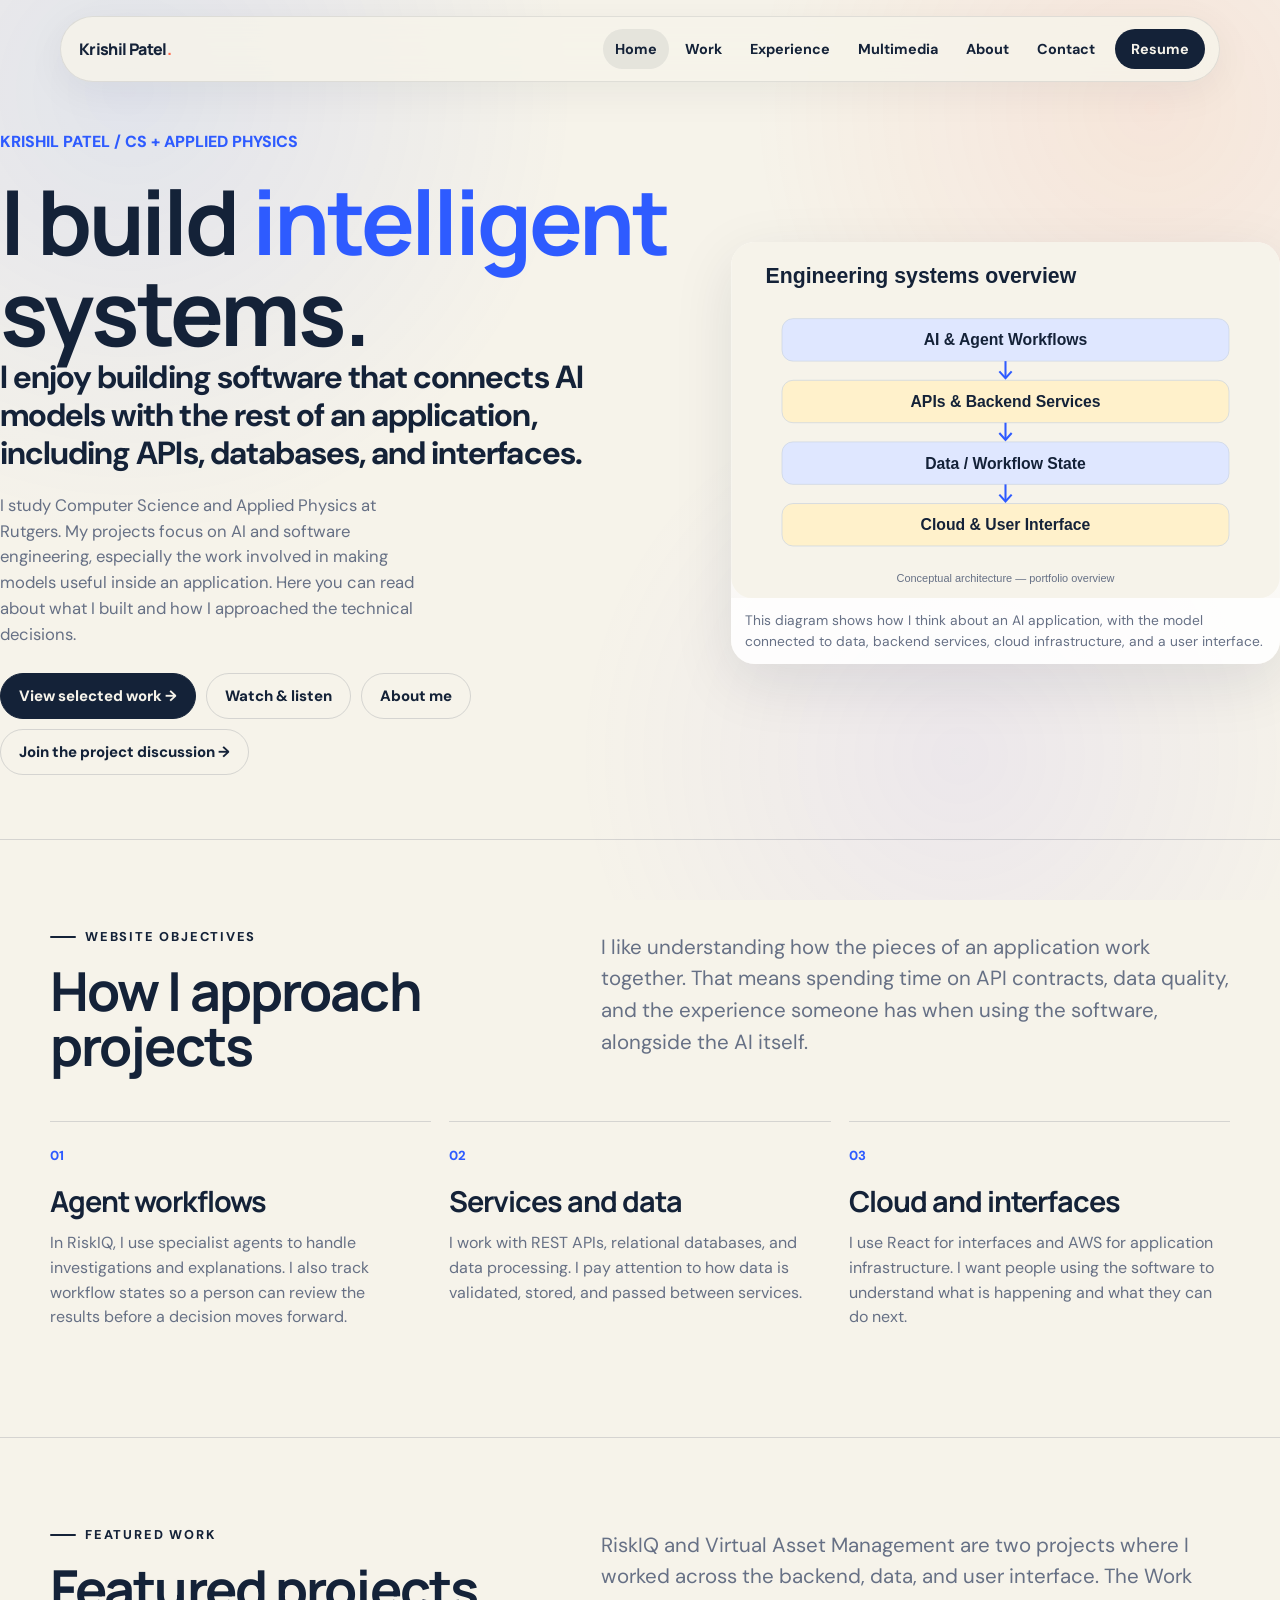
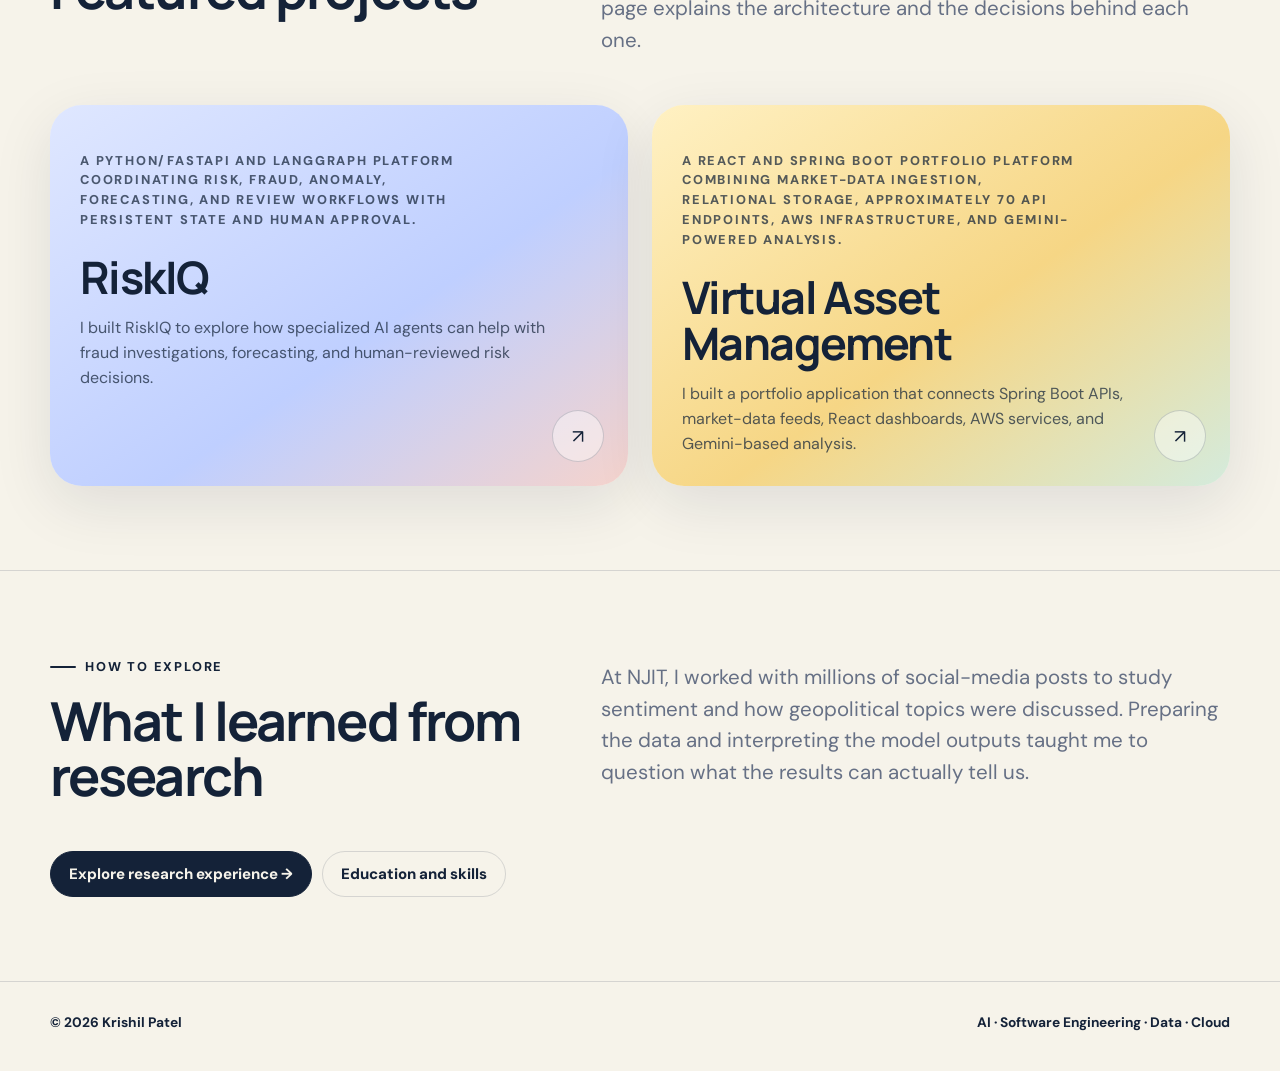
<file: index.html>
<!DOCTYPE html>

<html lang="en">
<head>
<meta charset="utf-8"/>
<meta content="width=device-width, initial-scale=1" name="viewport"/>
<meta content="Portfolio of Krishil Patel, a Rutgers Computer Science and Applied Physics student building intelligent software systems across AI, backend engineering, data, cloud, and product." name="description"/>
<meta content="#f6f3ea" name="theme-color"/>
<title>Krishil Patel – Intelligent Software Systems</title>
<link href="https://fonts.googleapis.com" rel="preconnect"/>
<link crossorigin="" href="https://fonts.gstatic.com" rel="preconnect"/>
<link href="https://fonts.googleapis.com/css2?family=DM+Sans:wght@400;500;600;700&amp;family=Manrope:wght@500;600;700;800&amp;display=swap" rel="stylesheet"/>
<link href="styles.css" rel="stylesheet"/>
</head>
<body>
<header class="nav-wrap">
<nav aria-label="Primary navigation" class="nav" id="nav">
<a class="brand" href="index.html">Krishil Patel<span class="brand-dot">.</span></a>
<button aria-controls="navLinks" aria-expanded="false" class="menu-btn" id="menuBtn" type="button">Menu</button>
<div class="nav-links" id="navLinks">
<a aria-current="page" class="active" href="index.html">Home</a><a href="work.html">Work</a><a href="experience.html">Experience</a><a href="multimedia.html">Multimedia</a><a href="about.html">About</a><a href="contact.html">Contact</a><a class="nav-cta" href="resume.pdf" rel="noopener noreferrer" target="_blank">Resume</a>
</div>
</nav>
</header>
<main>
<section class="home-hero">
<div class="shell home-grid">
<div>
<p class="home-kicker" data-reveal="">KRISHIL PATEL / CS + APPLIED PHYSICS</p>
<h1 data-reveal="" style="--delay:80ms">I build <span class="accent">intelligent</span> systems.</h1>
<p class="home-statement" data-reveal="" style="--delay:140ms">
          I enjoy building software that connects AI models with the rest of an application, including APIs, databases, and interfaces.
        </p>
<p class="home-support" data-reveal="" style="--delay:200ms">I study Computer Science and Applied Physics at Rutgers. My projects focus on AI and software engineering, especially the work involved in making models useful inside an application. Here you can read about what I built and how I approached the technical decisions.</p>
<div class="cta-row" data-reveal="" style="--delay:260ms">
<a class="btn btn-primary" href="work.html">View selected work →</a>
<a class="btn btn-ghost" href="multimedia.html">Watch &amp; listen</a><a class="btn btn-ghost" href="about.html">About me</a>
<a class="btn btn-ghost" href="contact.html#discussion">Join the project discussion →</a>
</div>
</div>
<figure class="home-image" data-reveal="" style="--delay:160ms">
<img alt="Editorial diagram connecting AI, backend, data, cloud, and product layers." decoding="async" loading="lazy" src="assets/home-system.svg"/>
<figcaption>This diagram shows how I think about an AI application, with the model connected to data, backend services, cloud infrastructure, and a user interface.</figcaption></figure>
</div>
</section>
<section aria-labelledby="site-objectives" class="section section-rule">
<div class="shell">
<div class="section-head">
<div>
<p class="eyebrow"><span>Website objectives</span></p>
<h2 data-reveal="" id="site-objectives">How I approach projects</h2>
</div>
<p class="lead" data-reveal="" style="--delay:100ms">I like understanding how the pieces of an application work together. That means spending time on API contracts, data quality, and the experience someone has when using the software, alongside the AI itself.</p>
</div>
<div class="objective-grid">
<article class="objective-card" data-reveal="">
<div class="num">01</div>
<h3>Agent workflows</h3>
<p>In RiskIQ, I use specialist agents to handle investigations and explanations. I also track workflow states so a person can review the results before a decision moves forward.</p>
</article>
<article class="objective-card" data-reveal="" style="--delay:80ms">
<div class="num">02</div>
<h3>Services and data</h3>
<p>I work with REST APIs, relational databases, and data processing. I pay attention to how data is validated, stored, and passed between services.</p>
</article>
<article class="objective-card" data-reveal="" style="--delay:160ms">
<div class="num">03</div>
<h3>Cloud and interfaces</h3>
<p>I use React for interfaces and AWS for application infrastructure. I want people using the software to understand what is happening and what they can do next.</p>
</article>
</div>
</div>
</section>
<section class="section section-rule">
<div class="shell">
<div class="section-head">
<div>
<p class="eyebrow"><span>Featured work</span></p>
<h2 data-reveal="">Featured projects</h2>
</div>
<p class="lead" data-reveal="" style="--delay:100ms">
          RiskIQ and Virtual Asset Management are two projects where I worked across the backend, data, and user interface. The Work page explains the architecture and the decisions behind each one.
        </p>
</div>
<div class="feature-strip">
<a class="feature-card blue" data-reveal="" href="work.html#riskiq">
<p class="eyebrow">A Python/FastAPI and LangGraph platform coordinating risk, fraud, anomaly, forecasting, and review workflows with persistent state and human approval.</p>
<h3>RiskIQ</h3>
<p>I built RiskIQ to explore how specialized AI agents can help with fraud investigations, forecasting, and human-reviewed risk decisions.</p>
<span aria-hidden="true" class="arrow">↗</span>
</a>
<a class="feature-card sun" data-reveal="" href="work.html#asset-platform" style="--delay:100ms">
<p class="eyebrow">A React and Spring Boot portfolio platform combining market-data ingestion, relational storage, approximately 70 API endpoints, AWS infrastructure, and Gemini-powered analysis.</p>
<h3>Virtual Asset Management</h3>
<p>I built a portfolio application that connects Spring Boot APIs, market-data feeds, React dashboards, AWS services, and Gemini-based analysis.</p>
<span aria-hidden="true" class="arrow">↗</span>
</a>
</div>
</div>
</section>
<section class="section section-rule">
<div class="shell">
<div class="section-head">
<div>
<p class="eyebrow"><span>How to explore</span></p>
<h2 data-reveal="">What I learned from research</h2>
</div>
<p class="lead" data-reveal="" style="--delay:100ms">At NJIT, I worked with millions of social-media posts to study sentiment and how geopolitical topics were discussed. Preparing the data and interpreting the model outputs taught me to question what the results can actually tell us.</p>
</div>
<div class="cta-row" data-reveal=""><a class="btn btn-primary" href="experience.html">Explore research experience →</a><a class="btn btn-ghost" href="about.html">Education and skills</a></div>
</div>
</section>
</main>
<footer class="footer">
<div class="shell footer-row">
<span>© <span id="year"></span> Krishil Patel</span>
<span>AI · Software Engineering · Data · Cloud</span>
</div>
</footer>
<script src="script.js"></script>
</body>
</html>
</file>
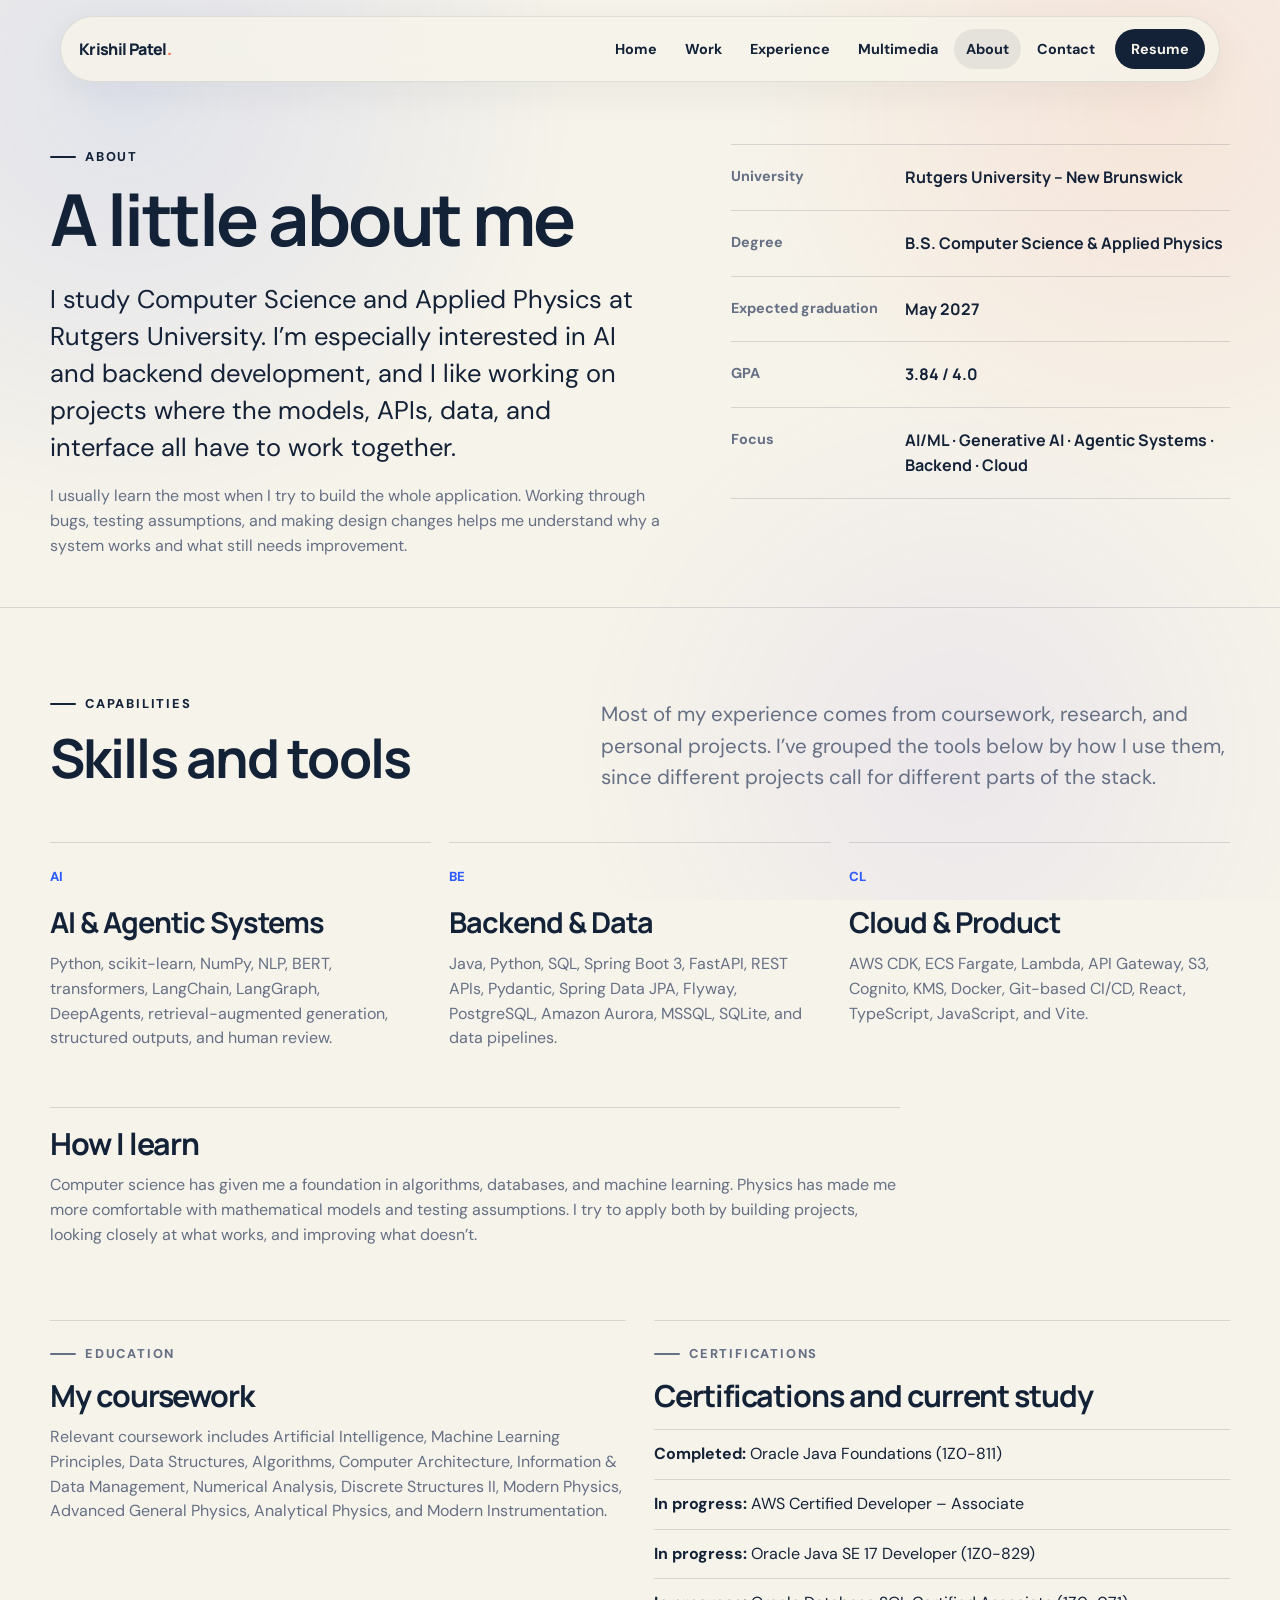
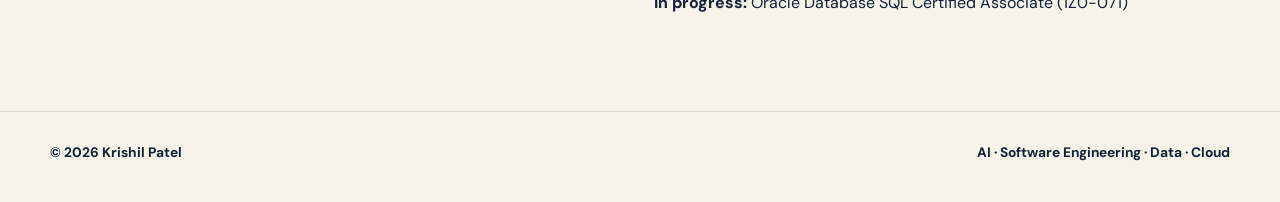
<file: about.html>
<!DOCTYPE html>

<html lang="en">
<head>
<meta charset="utf-8"/>
<meta content="width=device-width, initial-scale=1" name="viewport"/>
<meta content="About Krishil Patel: Rutgers Computer Science and Applied Physics student focused on AI, agentic systems, backend engineering, data, and cloud." name="description"/>
<meta content="#f6f3ea" name="theme-color"/>
<title>About – Krishil Patel</title>
<link href="https://fonts.googleapis.com" rel="preconnect"/>
<link crossorigin="" href="https://fonts.gstatic.com" rel="preconnect"/>
<link href="https://fonts.googleapis.com/css2?family=DM+Sans:wght@400;500;600;700&amp;family=Manrope:wght@500;600;700;800&amp;display=swap" rel="stylesheet"/>
<link href="styles.css" rel="stylesheet"/>
</head>
<body>
<header class="nav-wrap">
<nav aria-label="Primary navigation" class="nav" id="nav">
<a class="brand" href="index.html">Krishil Patel<span class="brand-dot">.</span></a>
<button aria-controls="navLinks" aria-expanded="false" class="menu-btn" id="menuBtn" type="button">Menu</button>
<div class="nav-links" id="navLinks">
<a href="index.html">Home</a><a href="work.html">Work</a><a href="experience.html">Experience</a><a href="multimedia.html">Multimedia</a><a aria-current="page" class="active" href="about.html">About</a><a href="contact.html">Contact</a><a class="nav-cta" href="resume.pdf" rel="noopener noreferrer" target="_blank">Resume</a>
</div>
</nav>
</header>
<main>
<section class="page-hero">
<div class="shell about-grid">
<div class="about-copy">
<p class="eyebrow"><span>About</span></p>
<h1 data-reveal="">A little about me</h1>
<p class="big" data-reveal="" style="--delay:80ms">
          I study Computer Science and Applied Physics at Rutgers University. I’m especially interested in AI and backend development, and I like working on projects where the models, APIs, data, and interface all have to work together.
        </p>
<p class="small" data-reveal="" style="--delay:140ms">
          I usually learn the most when I try to build the whole application. Working through bugs, testing assumptions, and making design changes helps me understand why a system works and what still needs improvement.
        </p>
</div>
<div class="profile-facts" data-reveal="" style="--delay:120ms">
<div class="fact"><div class="label">University</div><strong>Rutgers University – New Brunswick</strong></div>
<div class="fact"><div class="label">Degree</div><strong>B.S. Computer Science &amp; Applied Physics</strong></div>
<div class="fact"><div class="label">Expected graduation</div><strong>May 2027</strong></div>
<div class="fact"><div class="label">GPA</div><strong>3.84 / 4.0</strong></div>
<div class="fact"><div class="label">Focus</div><strong>AI/ML · Generative AI · Agentic Systems · Backend · Cloud</strong></div>
</div>
</div>
</section>
<section class="section section-rule">
<div class="shell">
<div class="section-head">
<div>
<p class="eyebrow"><span>Capabilities</span></p>
<h2 data-reveal="">Skills and tools</h2>
</div>
<p class="lead" data-reveal="" style="--delay:100ms">
          Most of my experience comes from coursework, research, and personal projects. I’ve grouped the tools below by how I use them, since different projects call for different parts of the stack.
        </p>
</div>
<div class="objective-grid">
<article class="objective-card" data-reveal="">
<div class="num">AI</div>
<h3>AI &amp; Agentic Systems</h3>
<p>Python, scikit-learn, NumPy, NLP, BERT, transformers, LangChain, LangGraph, DeepAgents, retrieval-augmented generation, structured outputs, and human review.</p>
</article>
<article class="objective-card" data-reveal="" style="--delay:80ms">
<div class="num">BE</div>
<h3>Backend &amp; Data</h3>
<p>Java, Python, SQL, Spring Boot 3, FastAPI, REST APIs, Pydantic, Spring Data JPA, Flyway, PostgreSQL, Amazon Aurora, MSSQL, SQLite, and data pipelines.</p>
</article>
<article class="objective-card" data-reveal="" style="--delay:160ms">
<div class="num">CL</div>
<h3>Cloud &amp; Product</h3>
<p>AWS CDK, ECS Fargate, Lambda, API Gateway, S3, Cognito, KMS, Docker, Git-based CI/CD, React, TypeScript, JavaScript, and Vite.</p>
</article>
</div><div class="panel learning-panel"><h3>How I learn</h3><p>Computer science has given me a foundation in algorithms, databases, and machine learning. Physics has made me more comfortable with mathematical models and testing assumptions. I try to apply both by building projects, looking closely at what works, and improving what doesn’t.</p></div>
<div class="two-col">
<section class="panel" data-reveal="">
<p class="eyebrow"><span>Education</span></p>
<h3>My coursework</h3>
<p>
            Relevant coursework includes Artificial Intelligence, Machine Learning Principles, Data Structures, Algorithms,
            Computer Architecture, Information &amp; Data Management, Numerical Analysis, Discrete Structures II,
            Modern Physics, Advanced General Physics, Analytical Physics, and Modern Instrumentation.
          </p>
</section>
<section class="panel" data-reveal="" style="--delay:100ms">
<p class="eyebrow"><span>Certifications</span></p>
<h3>Certifications and current study</h3>
<ul class="list-clean">
<li><strong>Completed:</strong> Oracle Java Foundations (1Z0-811)</li>
<li><strong>In progress:</strong> AWS Certified Developer – Associate</li>
<li><strong>In progress:</strong> Oracle Java SE 17 Developer (1Z0-829)</li>
<li><strong>In progress:</strong> Oracle Database SQL Certified Associate (1Z0-071)</li>
</ul>
</section>
</div>
</div>
</section>
</main>
<footer class="footer">
<div class="shell footer-row">
<span>© <span id="year"></span> Krishil Patel</span>
<span>AI · Software Engineering · Data · Cloud</span>
</div>
</footer>
<script src="script.js"></script>
</body>
</html>
</file>
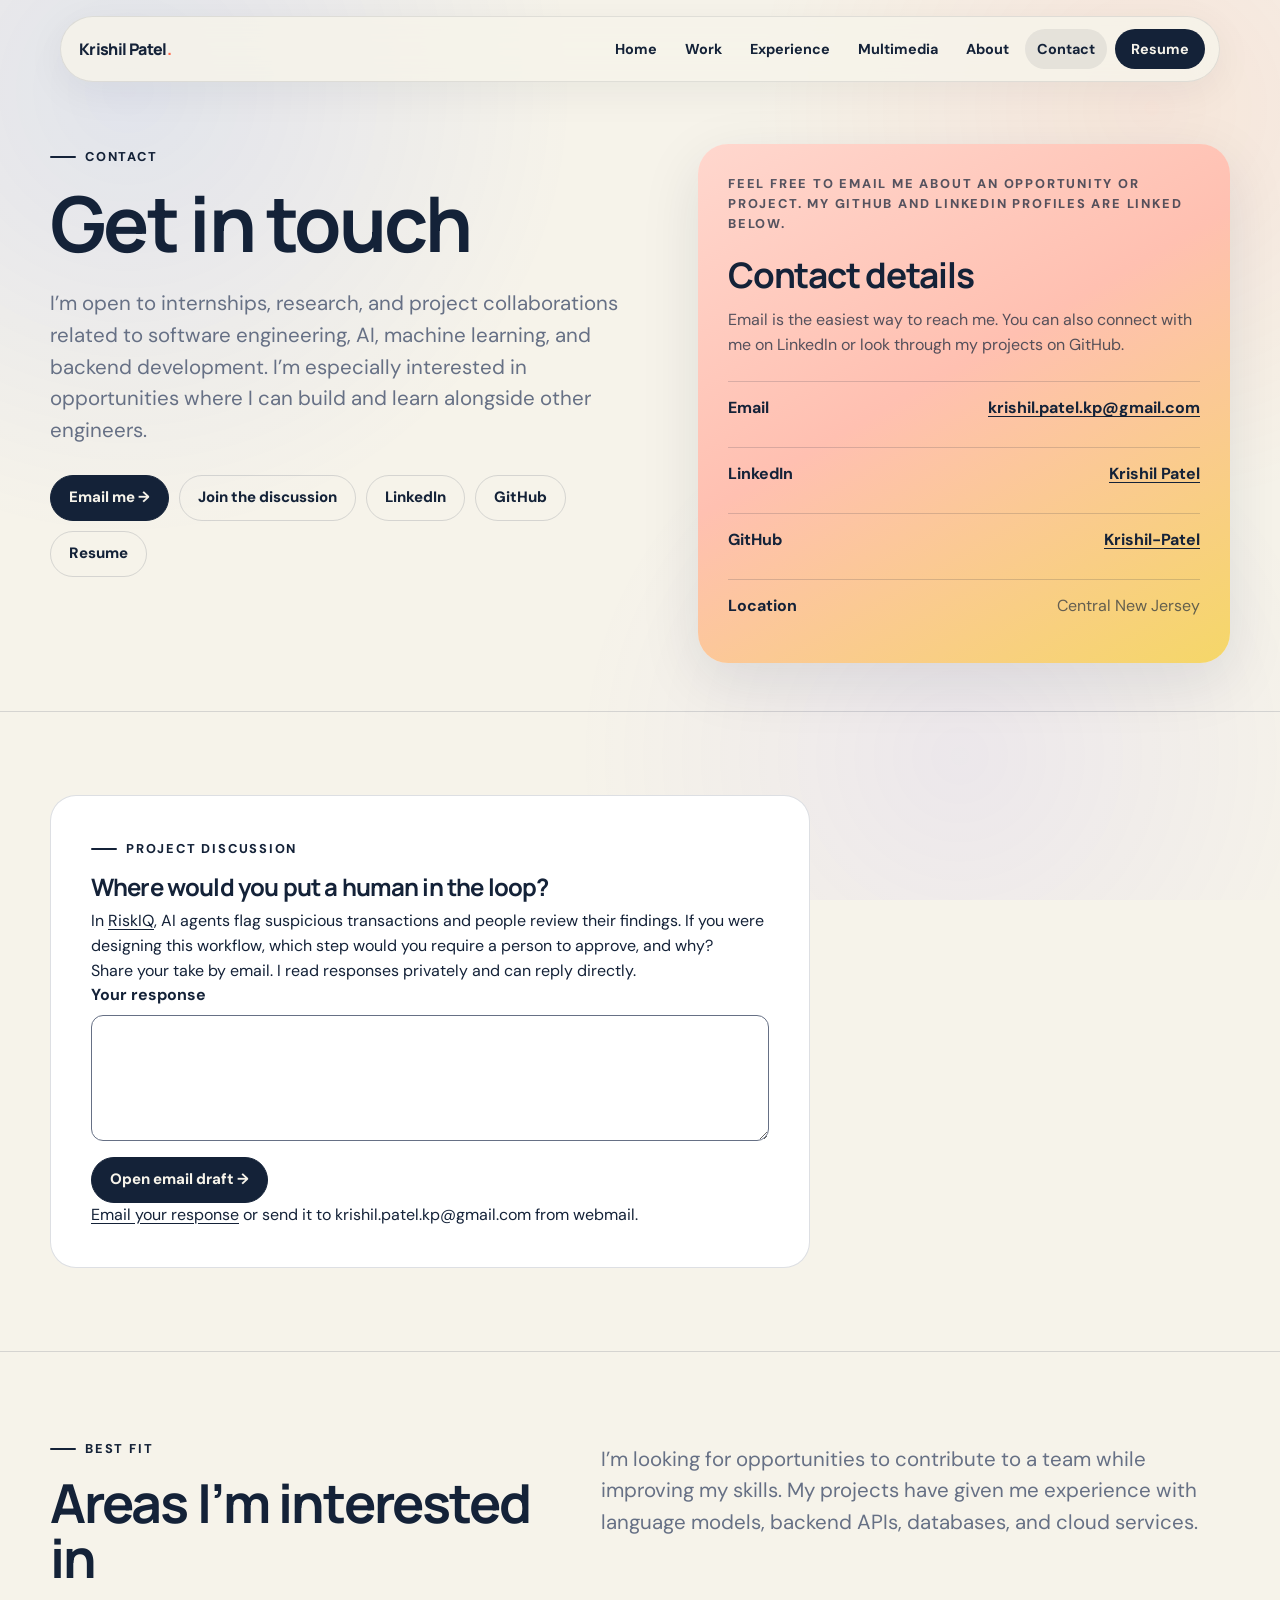
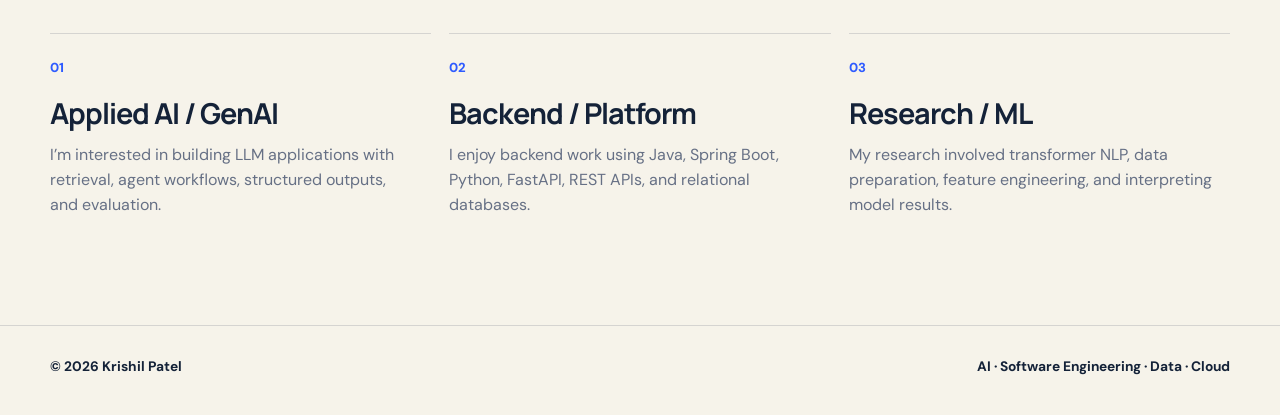
<file: contact.html>
<!DOCTYPE html>

<html lang="en">
<head>
<meta charset="utf-8"/>
<meta content="width=device-width, initial-scale=1" name="viewport"/>
<meta content="Contact Krishil Patel for engineering, AI, research, internship, and software opportunities." name="description"/>
<meta content="#f6f3ea" name="theme-color"/>
<title>Contact – Krishil Patel</title>
<link href="https://fonts.googleapis.com" rel="preconnect"/>
<link crossorigin="" href="https://fonts.gstatic.com" rel="preconnect"/>
<link href="https://fonts.googleapis.com/css2?family=DM+Sans:wght@400;500;600;700&amp;family=Manrope:wght@500;600;700;800&amp;display=swap" rel="stylesheet"/>
<link href="styles.css" rel="stylesheet"/>
</head>
<body>
<header class="nav-wrap">
<nav aria-label="Primary navigation" class="nav" id="nav">
<a class="brand" href="index.html">Krishil Patel<span class="brand-dot">.</span></a>
<button aria-controls="navLinks" aria-expanded="false" class="menu-btn" id="menuBtn" type="button">Menu</button>
<div class="nav-links" id="navLinks">
<a href="index.html">Home</a><a href="work.html">Work</a><a href="experience.html">Experience</a><a href="multimedia.html">Multimedia</a><a href="about.html">About</a><a aria-current="page" class="active" href="contact.html">Contact</a><a class="nav-cta" href="resume.pdf" rel="noopener noreferrer" target="_blank">Resume</a>
</div>
</nav>
</header>
<main>
<section class="page-hero">
<div class="shell contact-grid">
<div class="contact-copy">
<p class="eyebrow"><span>Contact</span></p>
<h1 data-reveal="">Get in touch</h1>
<p class="lead" data-reveal="" style="--delay:100ms">
          I’m open to internships, research, and project collaborations related to software engineering, AI, machine learning, and backend development. I’m especially interested in opportunities where I can build and learn alongside other engineers.
        </p>
<div class="contact-links" data-reveal="" style="--delay:160ms">
<a class="btn btn-primary" href="mailto:krishil.patel.kp@gmail.com">Email me →</a>
<a class="btn btn-ghost" href="#discussion">Join the discussion</a>
<a class="btn btn-ghost" href="https://www.linkedin.com/in/krishil-patel-bb6b59228/" rel="noopener noreferrer" target="_blank">LinkedIn</a>
<a class="btn btn-ghost" href="https://github.com/Krishil-Patel" rel="noopener noreferrer" target="_blank">GitHub</a>
<a class="btn btn-ghost" href="resume.pdf" rel="noopener noreferrer" target="_blank">Resume</a>
</div>
</div>
<aside class="contact-card" data-reveal="" style="--delay:120ms">
<p class="eyebrow">Feel free to email me about an opportunity or project. My GitHub and LinkedIn profiles are linked below.</p>
<h3>Contact details</h3>
<p>Email is the easiest way to reach me. You can also connect with me on LinkedIn or look through my projects on GitHub.</p>
<div class="contact-list">
<div class="contact-item"><strong>Email</strong><a href="mailto:krishil.patel.kp@gmail.com">krishil.patel.kp@gmail.com</a></div>
<div class="contact-item"><strong>LinkedIn</strong><a href="https://www.linkedin.com/in/krishil-patel-bb6b59228/" rel="noopener noreferrer" target="_blank">Krishil Patel</a></div>
<div class="contact-item"><strong>GitHub</strong><a href="https://github.com/Krishil-Patel" rel="noopener noreferrer" target="_blank">Krishil-Patel</a></div>
<div class="contact-item"><strong>Location</strong><span>Central New Jersey</span></div>
</div>
</aside>
</div>
</section>
<section aria-labelledby="discussion-title" class="section section-rule" id="discussion">
<div class="shell">
<div class="discussion-card">
<p class="eyebrow"><span>Project discussion</span></p>
<h2 id="discussion-title">Where would you put a human in the loop?</h2>
<p>In <a href="work.html#riskiq">RiskIQ</a>, AI agents flag suspicious transactions and people review their findings. If you were designing this workflow, which step would you require a person to approve, and why?</p>
<p id="discussion-help">Share your take by email. I read responses privately and can reply directly.</p>
<form id="discussion-form" hidden>
<label for="discussion-response">Your response</label>
<textarea aria-describedby="discussion-help" id="discussion-response" maxlength="600" required rows="4"></textarea>
<button class="btn btn-primary" type="submit">Open email draft →</button>
<p id="discussion-status" role="status"></p>
</form>
<p><a id="discussion-email" href="mailto:krishil.patel.kp@gmail.com?subject=RiskIQ%20project%20discussion">Email your response</a> or send it to <span class="discussion-address">krishil.patel.kp@gmail.com</span> from webmail.</p>
</div>
</div>
</section>
<section class="section section-rule">
<div class="shell">
<div class="section-head">
<div>
<p class="eyebrow"><span>Best fit</span></p>
<h2 data-reveal="">Areas I’m interested in</h2>
</div>
<p class="lead" data-reveal="" style="--delay:100ms">
          I’m looking for opportunities to contribute to a team while improving my skills. My projects have given me experience with language models, backend APIs, databases, and cloud services.
        </p>
</div>
<div class="objective-grid">
<article class="objective-card" data-reveal=""><div class="num">01</div><h3>Applied AI / GenAI</h3><p>I’m interested in building LLM applications with retrieval, agent workflows, structured outputs, and evaluation.</p></article>
<article class="objective-card" data-reveal="" style="--delay:80ms"><div class="num">02</div><h3>Backend / Platform</h3><p>I enjoy backend work using Java, Spring Boot, Python, FastAPI, REST APIs, and relational databases.</p></article>
<article class="objective-card" data-reveal="" style="--delay:160ms"><div class="num">03</div><h3>Research / ML</h3><p>My research involved transformer NLP, data preparation, feature engineering, and interpreting model results.</p></article>
</div>
</div>
</section>
</main>
<footer class="footer">
<div class="shell footer-row">
<span>© <span id="year"></span> Krishil Patel</span>
<span>AI · Software Engineering · Data · Cloud</span>
</div>
</footer>
<script src="script.js"></script>
</body>
</html>
</file>
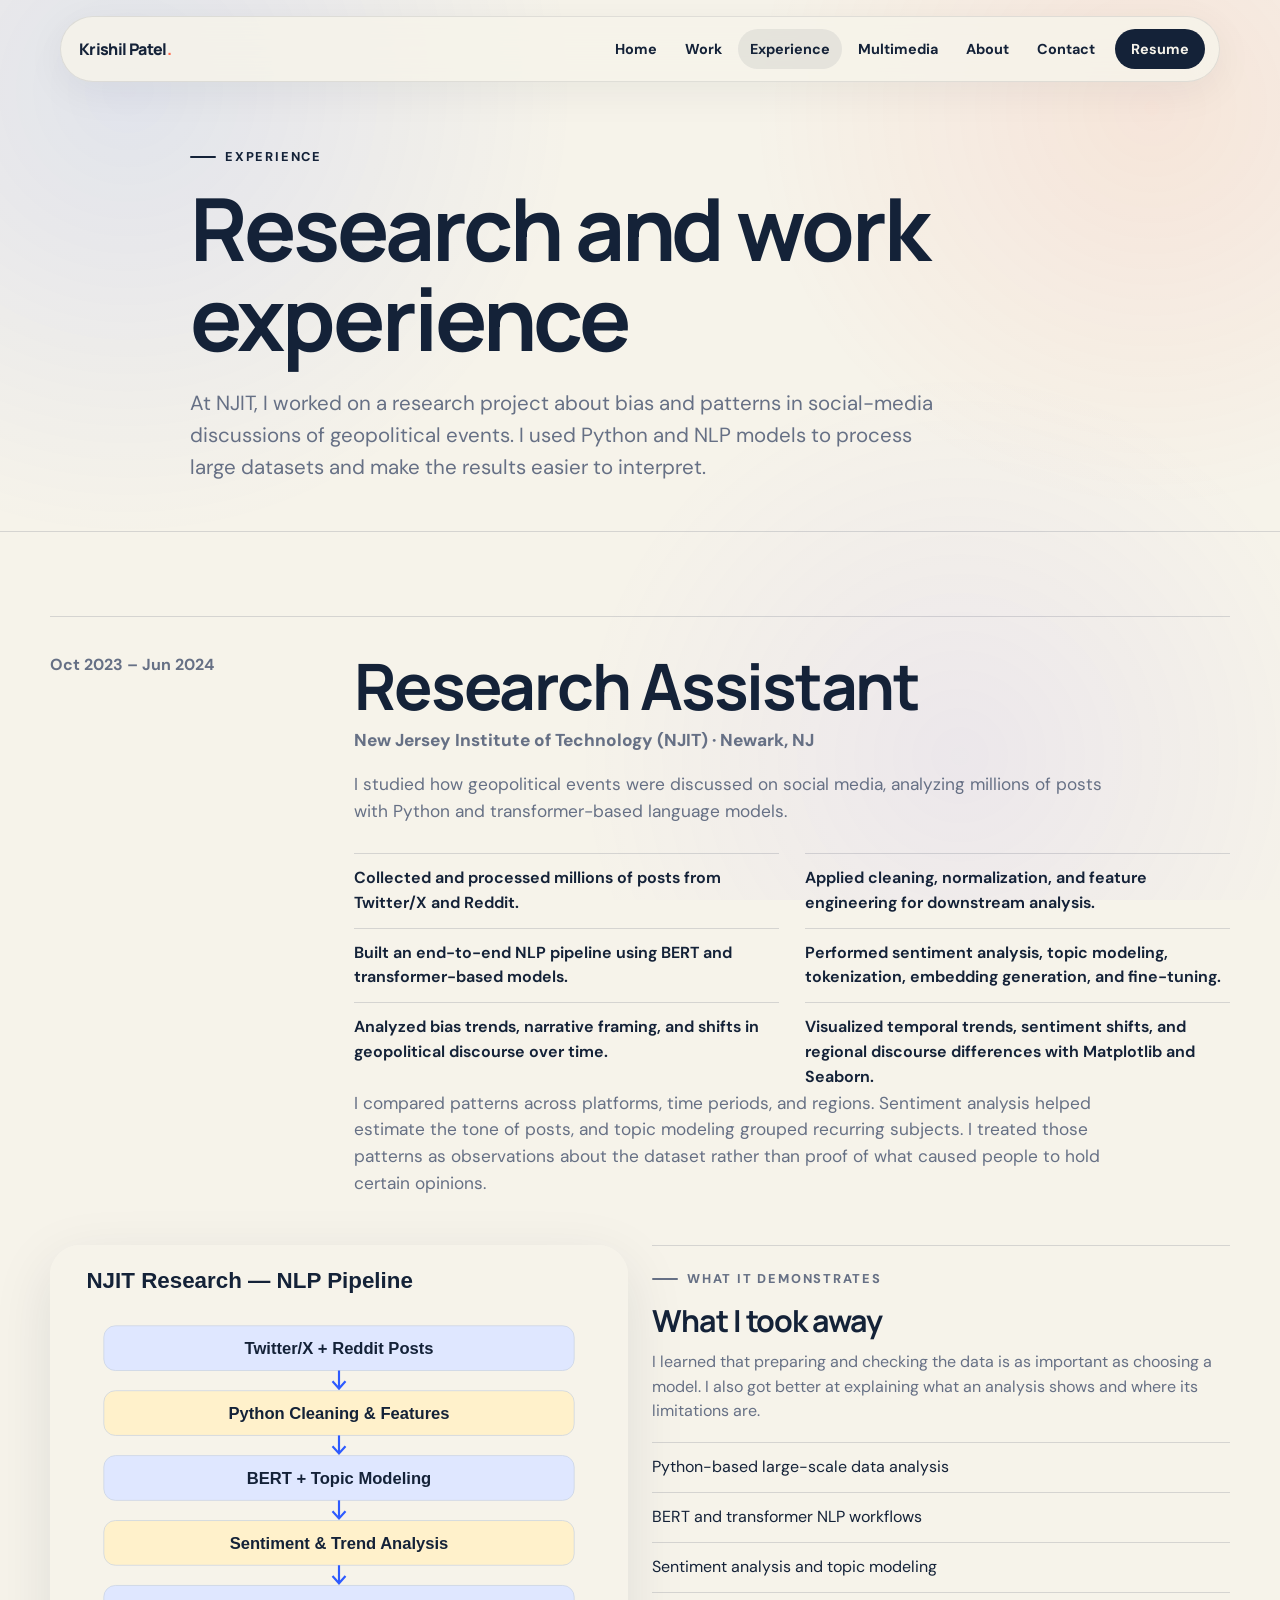
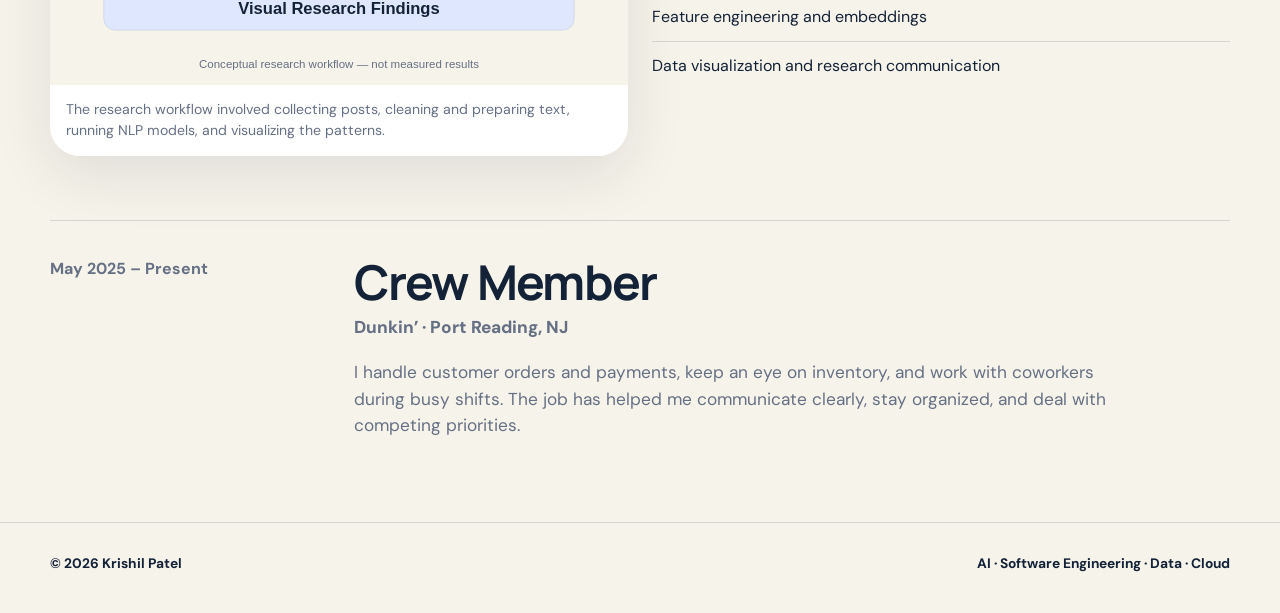
<file: experience.html>
<!DOCTYPE html>

<html lang="en">
<head>
<meta charset="utf-8"/>
<meta content="width=device-width, initial-scale=1" name="viewport"/>
<meta content="Research experience of Krishil Patel, including large-scale social-media analysis and transformer-based NLP research at NJIT." name="description"/>
<meta content="#f6f3ea" name="theme-color"/>
<title>Experience – Krishil Patel</title>
<link href="https://fonts.googleapis.com" rel="preconnect"/>
<link crossorigin="" href="https://fonts.gstatic.com" rel="preconnect"/>
<link href="https://fonts.googleapis.com/css2?family=DM+Sans:wght@400;500;600;700&amp;family=Manrope:wght@500;600;700;800&amp;display=swap" rel="stylesheet"/>
<link href="styles.css" rel="stylesheet"/>
</head>
<body>
<header class="nav-wrap">
<nav aria-label="Primary navigation" class="nav" id="nav">
<a class="brand" href="index.html">Krishil Patel<span class="brand-dot">.</span></a>
<button aria-controls="navLinks" aria-expanded="false" class="menu-btn" id="menuBtn" type="button">Menu</button>
<div class="nav-links" id="navLinks">
<a href="index.html">Home</a><a href="work.html">Work</a><a aria-current="page" class="active" href="experience.html">Experience</a><a href="multimedia.html">Multimedia</a><a href="about.html">About</a><a href="contact.html">Contact</a><a class="nav-cta" href="resume.pdf" rel="noopener noreferrer" target="_blank">Resume</a>
</div>
</nav>
</header>
<main>
<section class="page-hero">
<div class="shell narrow-hero">
<div>
<p class="eyebrow"><span>Experience</span></p>
<h1 data-reveal="">Research and work experience</h1>
<p class="lead" data-reveal="" style="--delay:100ms">
          At NJIT, I worked on a research project about bias and patterns in social-media discussions of geopolitical events. I used Python and NLP models to process large datasets and make the results easier to interpret.
        </p>
</div>
</div>
</section>
<section class="section section-rule">
<div class="shell">
<div class="timeline" data-reveal="">
<div class="timeline-date">Oct 2023 – Jun 2024</div>
<div class="timeline-content">
<h2>Research Assistant</h2>
<p class="org">New Jersey Institute of Technology (NJIT) · Newark, NJ</p>
<p>
            I studied how geopolitical events were discussed on social media, analyzing millions of posts with Python and transformer-based language models.
          </p>
<div class="timeline-points">
<div>Collected and processed millions of posts from Twitter/X and Reddit.</div>
<div>Applied cleaning, normalization, and feature engineering for downstream analysis.</div>
<div>Built an end-to-end NLP pipeline using BERT and transformer-based models.</div>
<div>Performed sentiment analysis, topic modeling, tokenization, embedding generation, and fine-tuning.</div>
<div>Analyzed bias trends, narrative framing, and shifts in geopolitical discourse over time.</div>
<div>Visualized temporal trends, sentiment shifts, and regional discourse differences with Matplotlib and Seaborn.</div>
</div><p>I compared patterns across platforms, time periods, and regions. Sentiment analysis helped estimate the tone of posts, and topic modeling grouped recurring subjects. I treated those patterns as observations about the dataset rather than proof of what caused people to hold certain opinions.</p>
</div>
</div>
<div class="research-visual">
<figure data-reveal="">
<img alt="Illustrated research pipeline from social posts through transformer analysis to interpreted trends." decoding="async" loading="lazy" src="assets/research.svg"/>
<figcaption>The research workflow involved collecting posts, cleaning and preparing text, running NLP models, and visualizing the patterns.</figcaption>
</figure>
<div class="panel" data-reveal="" style="--delay:100ms">
<p class="eyebrow"><span>What it demonstrates</span></p>
<h3>What I took away</h3>
<p>
            I learned that preparing and checking the data is as important as choosing a model. I also got better at explaining what an analysis shows and where its limitations are.
          </p>
<ul class="list-clean">
<li>Python-based large-scale data analysis</li>
<li>BERT and transformer NLP workflows</li>
<li>Sentiment analysis and topic modeling</li>
<li>Feature engineering and embeddings</li>
<li>Data visualization and research communication</li>
</ul>
</div>
</div><div class="timeline secondary-experience"><div class="timeline-date">May 2025 – Present</div><div class="timeline-content"><h2>Crew Member</h2><p class="org">Dunkin’ · Port Reading, NJ</p><p>I handle customer orders and payments, keep an eye on inventory, and work with coworkers during busy shifts. The job has helped me communicate clearly, stay organized, and deal with competing priorities.</p></div></div>
</div>
</section>
</main>
<footer class="footer">
<div class="shell footer-row">
<span>© <span id="year"></span> Krishil Patel</span>
<span>AI · Software Engineering · Data · Cloud</span>
</div>
</footer>
<script src="script.js"></script>
</body>
</html>
</file>
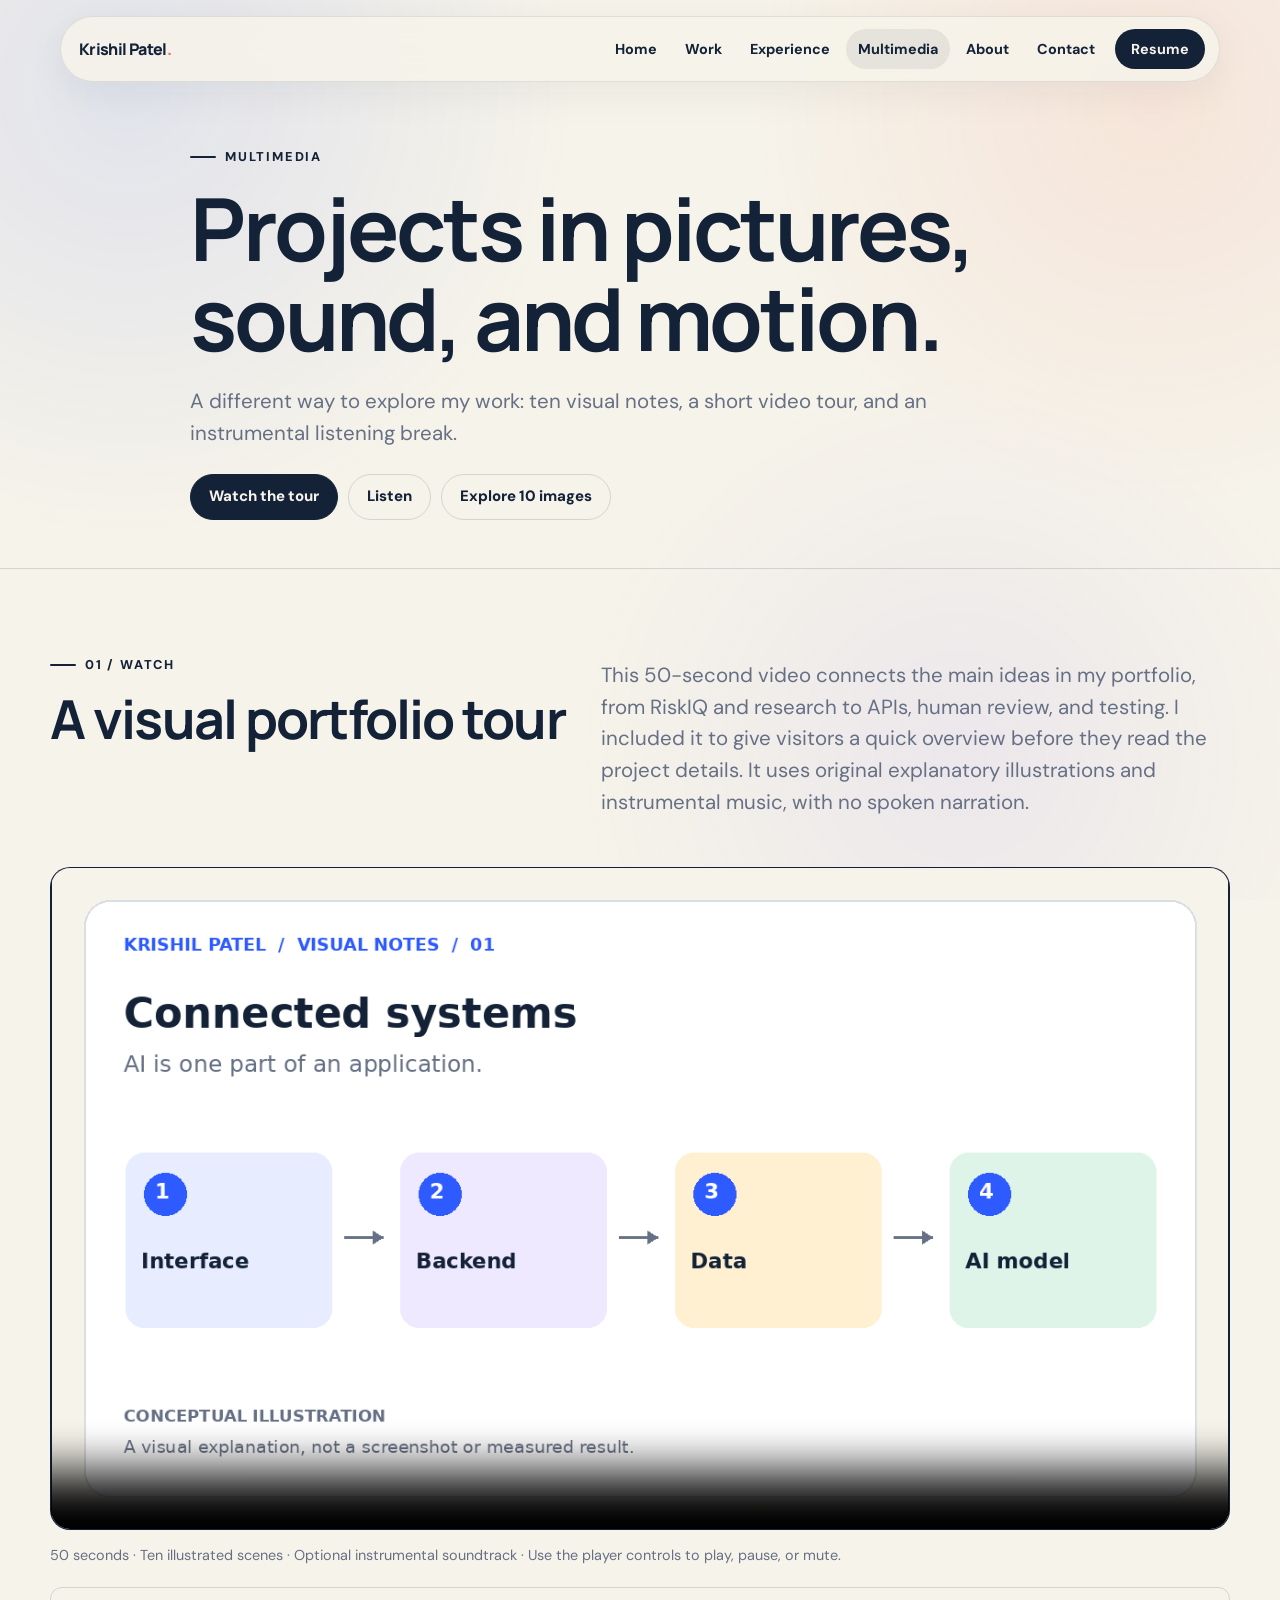
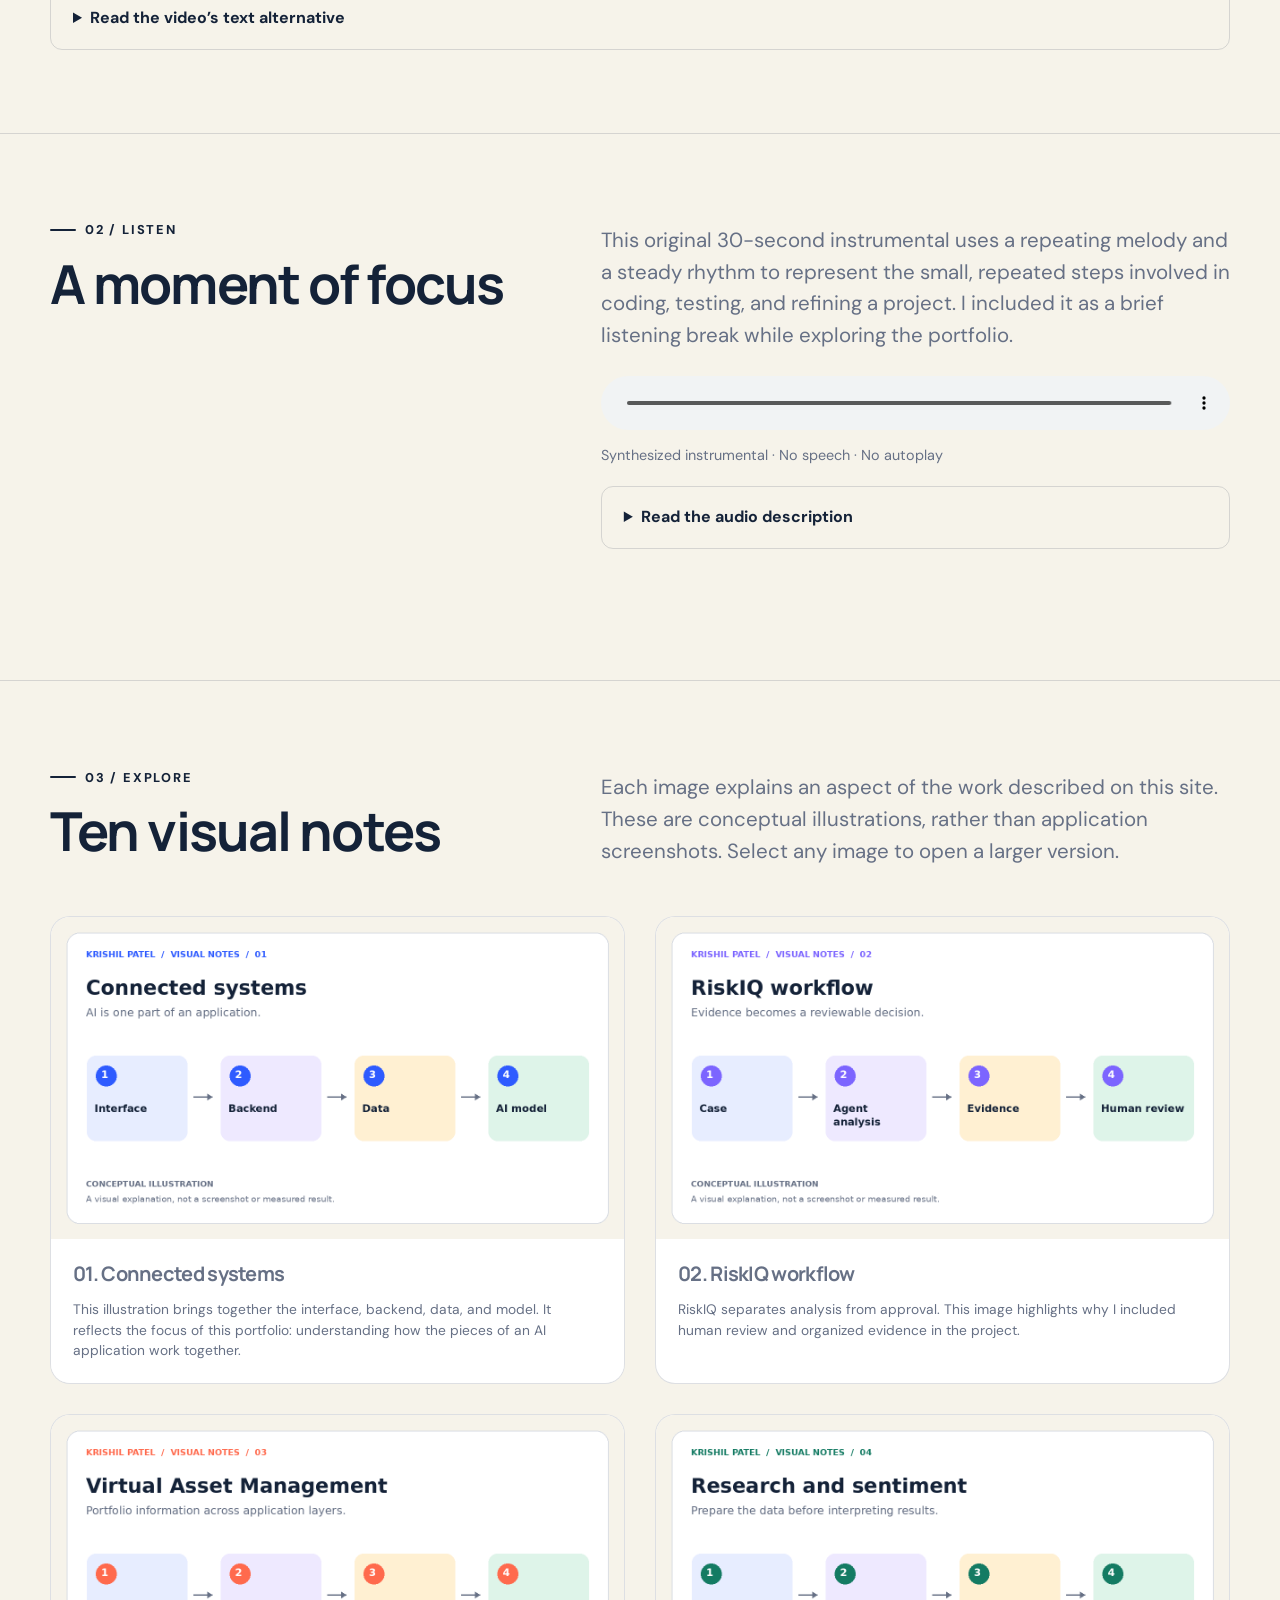
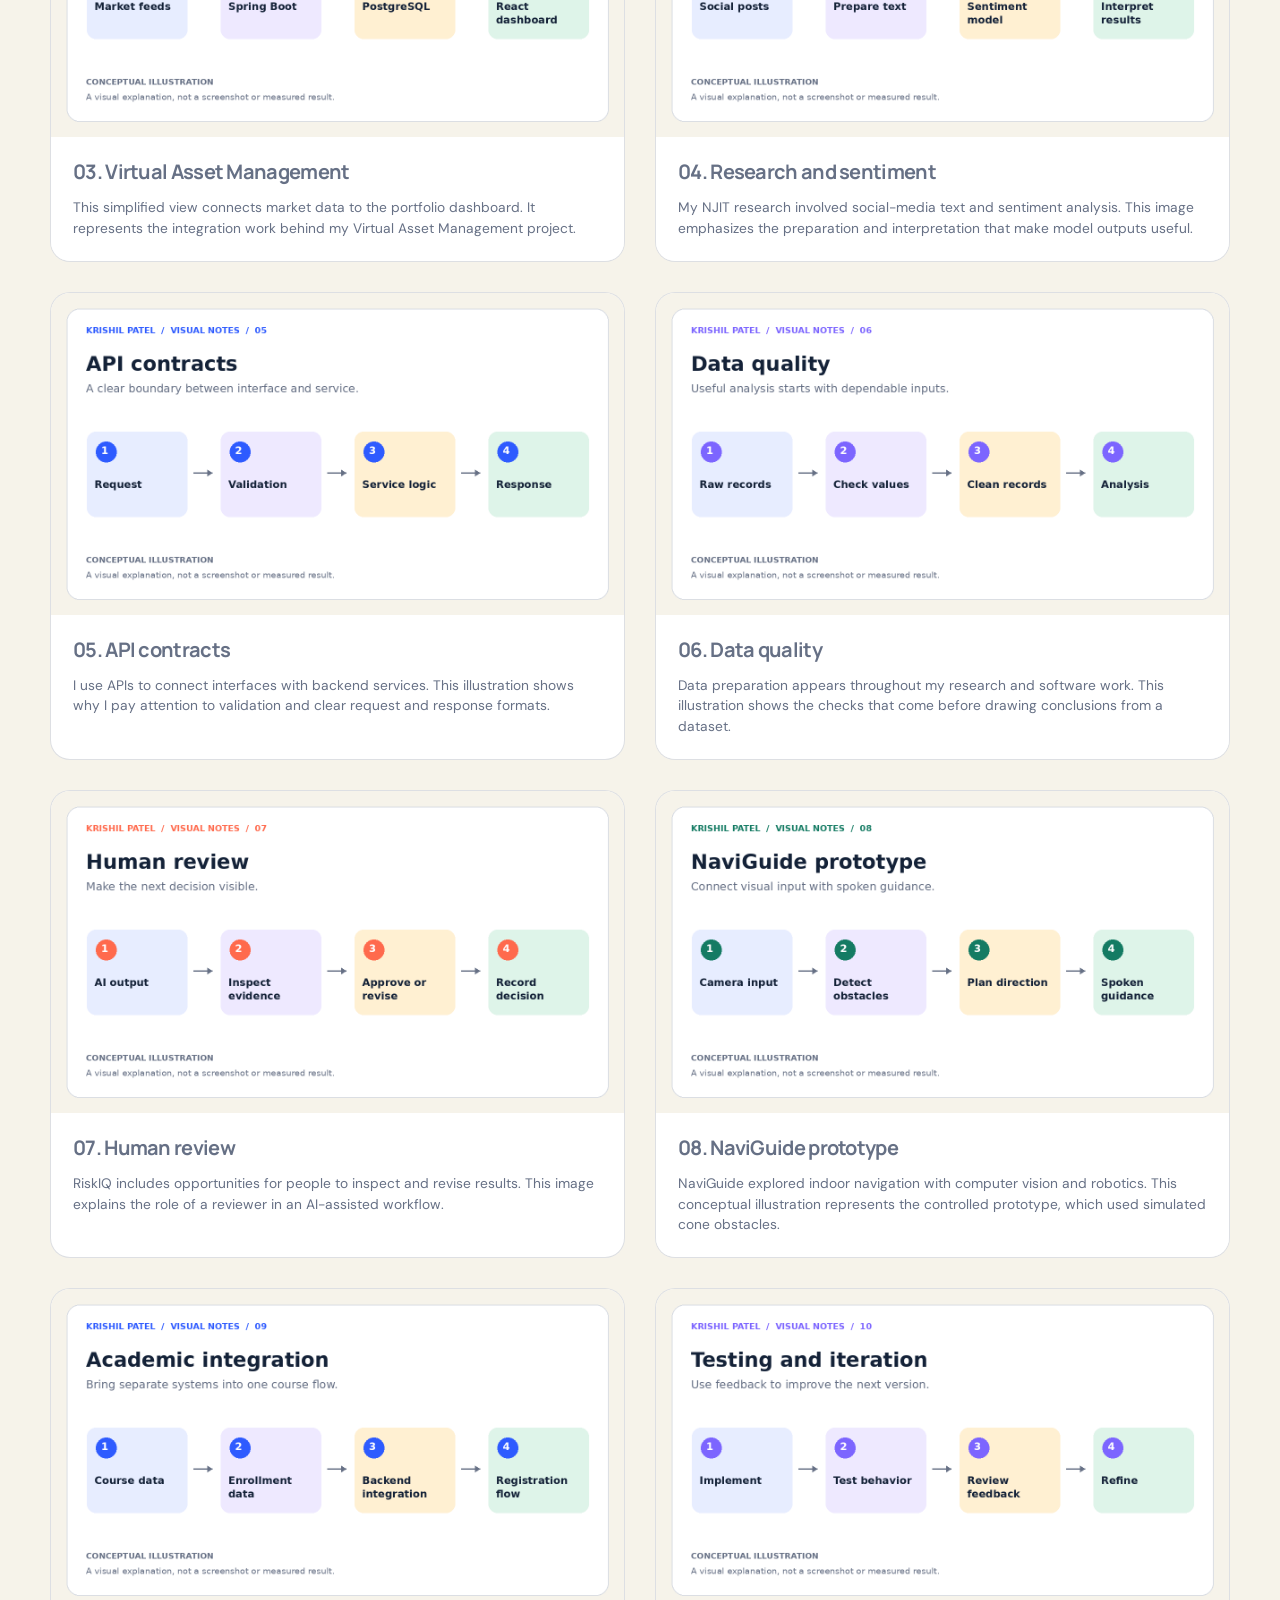
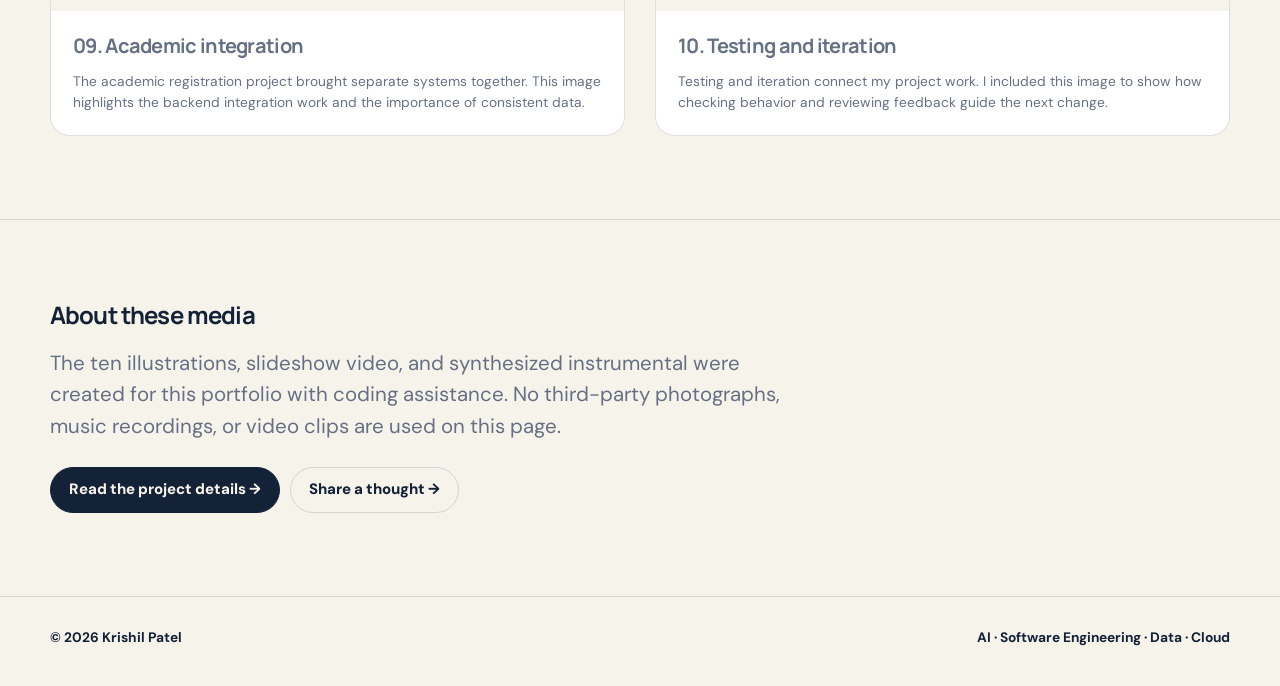
<file: multimedia.html>
<!DOCTYPE html>

<html lang="en">
<head>
<meta charset="utf-8"/>
<meta content="width=device-width, initial-scale=1" name="viewport"/>
<meta content="A visual tour of Krishil Patel’s software projects, with original illustrations, an embedded video, and instrumental audio." name="description"/>
<meta content="#f6f3ea" name="theme-color"/>
<title>Multimedia – Krishil Patel</title>
<link href="https://fonts.googleapis.com" rel="preconnect"/>
<link crossorigin="" href="https://fonts.gstatic.com" rel="preconnect"/>
<link href="https://fonts.googleapis.com/css2?family=DM+Sans:wght@400;500;600;700&amp;family=Manrope:wght@500;600;700;800&amp;display=swap" rel="stylesheet"/>
<link href="styles.css" rel="stylesheet"/>
</head>
<body>
<header class="nav-wrap">
<nav aria-label="Primary navigation" class="nav" id="nav">
<a class="brand" href="index.html">Krishil Patel<span class="brand-dot">.</span></a>
<button aria-controls="navLinks" aria-expanded="false" class="menu-btn" id="menuBtn" type="button">Menu</button>
<div class="nav-links" id="navLinks">
<a href="index.html">Home</a><a href="work.html">Work</a><a href="experience.html">Experience</a><a aria-current="page" class="active" href="multimedia.html">Multimedia</a><a href="about.html">About</a><a href="contact.html">Contact</a><a class="nav-cta" href="resume.pdf" rel="noopener noreferrer" target="_blank">Resume</a>
</div>
</nav>
</header>
<main>
<section class="page-hero"><div class="shell narrow-hero"><div><p class="eyebrow"><span>Multimedia</span></p><h1>Projects in pictures, sound, and motion.</h1><p class="lead" style="margin-top:24px">A different way to explore my work: ten visual notes, a short video tour, and an instrumental listening break.</p><div class="cta-row" style="margin-top:24px"><a class="btn btn-primary" href="#video">Watch the tour</a><a class="btn btn-ghost" href="#audio">Listen</a><a class="btn btn-ghost" href="#gallery">Explore 10 images</a></div></div></div></section>
<section class="section section-rule" id="video"><div class="shell"><div class="section-head"><div><p class="eyebrow"><span>01 / Watch</span></p><h2>A visual portfolio tour</h2></div><p class="lead">This 50-second video connects the main ideas in my portfolio, from RiskIQ and research to APIs, human review, and testing. I included it to give visitors a quick overview before they read the project details. It uses original explanatory illustrations and instrumental music, with no spoken narration.</p></div>
<video class="portfolio-video" controls playsinline preload="metadata" poster="assets/media/connected-systems.png" aria-label="50-second illustrated portfolio tour" aria-describedby="video-description"><source src="assets/media/portfolio-tour.mp4" type="video/mp4"/><track kind="captions" src="assets/media/portfolio-tour.vtt" srclang="en" label="English"/>Your browser does not support embedded video. <a href="assets/media/portfolio-tour.mp4">Download the video</a>.</video>
<p class="media-note" id="video-description">50 seconds · Ten illustrated scenes · Optional instrumental soundtrack · Use the player controls to play, pause, or mute.</p><details class="media-transcript"><summary>Read the video’s text alternative</summary><ol><li><strong>00–05 seconds: Connected systems.</strong> AI is one part of an application. Interface → Backend → Data → AI model.</li><li><strong>05–10 seconds: RiskIQ workflow.</strong> Evidence becomes a reviewable decision. Case → Agent analysis → Evidence → Human review.</li><li><strong>10–15 seconds: Virtual Asset Management.</strong> Portfolio information across application layers. Market feeds → Spring Boot → PostgreSQL → React dashboard.</li><li><strong>15–20 seconds: Research and sentiment.</strong> Prepare the data before interpreting results. Social posts → Prepare text → Sentiment model → Interpret results.</li><li><strong>20–25 seconds: API contracts.</strong> A clear boundary between interface and service. Request → Validation → Service logic → Response.</li><li><strong>25–30 seconds: Data quality.</strong> Useful analysis starts with dependable inputs. Raw records → Check values → Clean records → Analysis.</li><li><strong>30–35 seconds: Human review.</strong> Make the next decision visible. AI output → Inspect evidence → Approve or revise → Record decision.</li><li><strong>35–40 seconds: NaviGuide prototype.</strong> Connect visual input with spoken guidance. Camera input → Detect obstacles → Plan direction → Spoken guidance.</li><li><strong>40–45 seconds: Academic integration.</strong> Bring separate systems into one course flow. Course data → Enrollment data → Backend integration → Registration flow.</li><li><strong>45–50 seconds: Testing and iteration.</strong> Use feedback to improve the next version. Implement → Test behavior → Review feedback → Refine.</li></ol></details></div></section>
<section class="section section-rule" id="audio"><div class="shell"><div class="section-head"><div><p class="eyebrow"><span>02 / Listen</span></p><h2>A moment of focus</h2></div><div><p class="lead">This original 30-second instrumental uses a repeating melody and a steady rhythm to represent the small, repeated steps involved in coding, testing, and refining a project. I included it as a brief listening break while exploring the portfolio.</p><audio class="portfolio-audio" controls preload="metadata" aria-label="A moment of focus: original instrumental music"><source src="assets/media/focus.mp3" type="audio/mpeg"/>Your browser does not support embedded audio. <a href="assets/media/focus.mp3">Download the audio</a>.</audio><p class="media-note">Synthesized instrumental · No speech · No autoplay</p><details class="media-transcript"><summary>Read the audio description</summary><p>A soft, repeating sequence of bell-like notes plays over a sustained low tone. The piece fades in and out. There are no words or spoken information.</p></details></div></div></div></section>
<section class="section section-rule" id="gallery"><div class="shell"><div class="section-head"><div><p class="eyebrow"><span>03 / Explore</span></p><h2>Ten visual notes</h2></div><p class="lead">Each image explains an aspect of the work described on this site. These are conceptual illustrations, rather than application screenshots. Select any image to open a larger version.</p></div><div class="media-gallery"><figure class="media-figure" id="connected-systems"><a href="assets/media/connected-systems.png" target="_blank" rel="noopener" aria-label="Open full-size illustration: Connected systems"><img src="assets/media/connected-systems.png" width="1280" height="720" loading="lazy" decoding="async" alt="Connected systems: Interface → Backend → Data → AI model"/></a><figcaption><h3>01. Connected systems</h3><p>This illustration brings together the interface, backend, data, and model. It reflects the focus of this portfolio: understanding how the pieces of an AI application work together.</p></figcaption></figure>
<figure class="media-figure" id="riskiq-workflow"><a href="assets/media/riskiq-workflow.png" target="_blank" rel="noopener" aria-label="Open full-size illustration: RiskIQ workflow"><img src="assets/media/riskiq-workflow.png" width="1280" height="720" loading="lazy" decoding="async" alt="RiskIQ workflow: Case → Agent analysis → Evidence → Human review"/></a><figcaption><h3>02. RiskIQ workflow</h3><p>RiskIQ separates analysis from approval. This image highlights why I included human review and organized evidence in the project.</p></figcaption></figure>
<figure class="media-figure" id="portfolio-platform"><a href="assets/media/portfolio-platform.png" target="_blank" rel="noopener" aria-label="Open full-size illustration: Virtual Asset Management"><img src="assets/media/portfolio-platform.png" width="1280" height="720" loading="lazy" decoding="async" alt="Virtual Asset Management: Market feeds → Spring Boot → PostgreSQL → React dashboard"/></a><figcaption><h3>03. Virtual Asset Management</h3><p>This simplified view connects market data to the portfolio dashboard. It represents the integration work behind my Virtual Asset Management project.</p></figcaption></figure>
<figure class="media-figure" id="research-process"><a href="assets/media/research-process.png" target="_blank" rel="noopener" aria-label="Open full-size illustration: Research and sentiment"><img src="assets/media/research-process.png" width="1280" height="720" loading="lazy" decoding="async" alt="Research and sentiment: Social posts → Prepare text → Sentiment model → Interpret results"/></a><figcaption><h3>04. Research and sentiment</h3><p>My NJIT research involved social-media text and sentiment analysis. This image emphasizes the preparation and interpretation that make model outputs useful.</p></figcaption></figure>
<figure class="media-figure" id="api-contract"><a href="assets/media/api-contract.png" target="_blank" rel="noopener" aria-label="Open full-size illustration: API contracts"><img src="assets/media/api-contract.png" width="1280" height="720" loading="lazy" decoding="async" alt="API contracts: Request → Validation → Service logic → Response"/></a><figcaption><h3>05. API contracts</h3><p>I use APIs to connect interfaces with backend services. This illustration shows why I pay attention to validation and clear request and response formats.</p></figcaption></figure>
<figure class="media-figure" id="data-quality"><a href="assets/media/data-quality.png" target="_blank" rel="noopener" aria-label="Open full-size illustration: Data quality"><img src="assets/media/data-quality.png" width="1280" height="720" loading="lazy" decoding="async" alt="Data quality: Raw records → Check values → Clean records → Analysis"/></a><figcaption><h3>06. Data quality</h3><p>Data preparation appears throughout my research and software work. This illustration shows the checks that come before drawing conclusions from a dataset.</p></figcaption></figure>
<figure class="media-figure" id="human-review"><a href="assets/media/human-review.png" target="_blank" rel="noopener" aria-label="Open full-size illustration: Human review"><img src="assets/media/human-review.png" width="1280" height="720" loading="lazy" decoding="async" alt="Human review: AI output → Inspect evidence → Approve or revise → Record decision"/></a><figcaption><h3>07. Human review</h3><p>RiskIQ includes opportunities for people to inspect and revise results. This image explains the role of a reviewer in an AI-assisted workflow.</p></figcaption></figure>
<figure class="media-figure" id="navigation-prototype"><a href="assets/media/navigation-prototype.png" target="_blank" rel="noopener" aria-label="Open full-size illustration: NaviGuide prototype"><img src="assets/media/navigation-prototype.png" width="1280" height="720" loading="lazy" decoding="async" alt="NaviGuide prototype: Camera input → Detect obstacles → Plan direction → Spoken guidance"/></a><figcaption><h3>08. NaviGuide prototype</h3><p>NaviGuide explored indoor navigation with computer vision and robotics. This conceptual illustration represents the controlled prototype, which used simulated cone obstacles.</p></figcaption></figure>
<figure class="media-figure" id="academic-integration"><a href="assets/media/academic-integration.png" target="_blank" rel="noopener" aria-label="Open full-size illustration: Academic integration"><img src="assets/media/academic-integration.png" width="1280" height="720" loading="lazy" decoding="async" alt="Academic integration: Course data → Enrollment data → Backend integration → Registration flow"/></a><figcaption><h3>09. Academic integration</h3><p>The academic registration project brought separate systems together. This image highlights the backend integration work and the importance of consistent data.</p></figcaption></figure>
<figure class="media-figure" id="test-feedback"><a href="assets/media/test-feedback.png" target="_blank" rel="noopener" aria-label="Open full-size illustration: Testing and iteration"><img src="assets/media/test-feedback.png" width="1280" height="720" loading="lazy" decoding="async" alt="Testing and iteration: Implement → Test behavior → Review feedback → Refine"/></a><figcaption><h3>10. Testing and iteration</h3><p>Testing and iteration connect my project work. I included this image to show how checking behavior and reviewing feedback guide the next change.</p></figcaption></figure></div></div></section>
<section class="section section-rule"><div class="shell"><h2>About these media</h2><p class="lead" style="margin-top:20px">The ten illustrations, slideshow video, and synthesized instrumental were created for this portfolio with coding assistance. No third-party photographs, music recordings, or video clips are used on this page.</p><div class="cta-row" style="margin-top:24px"><a class="btn btn-primary" href="work.html">Read the project details →</a><a class="btn btn-ghost" href="contact.html#discussion">Share a thought →</a></div></div></section>
</main><footer class="footer">
<div class="shell footer-row">
<span>© <span id="year"></span> Krishil Patel</span>
<span>AI · Software Engineering · Data · Cloud</span>
</div>
</footer>
<script src="script.js"></script>
</body>
</html>
</file>
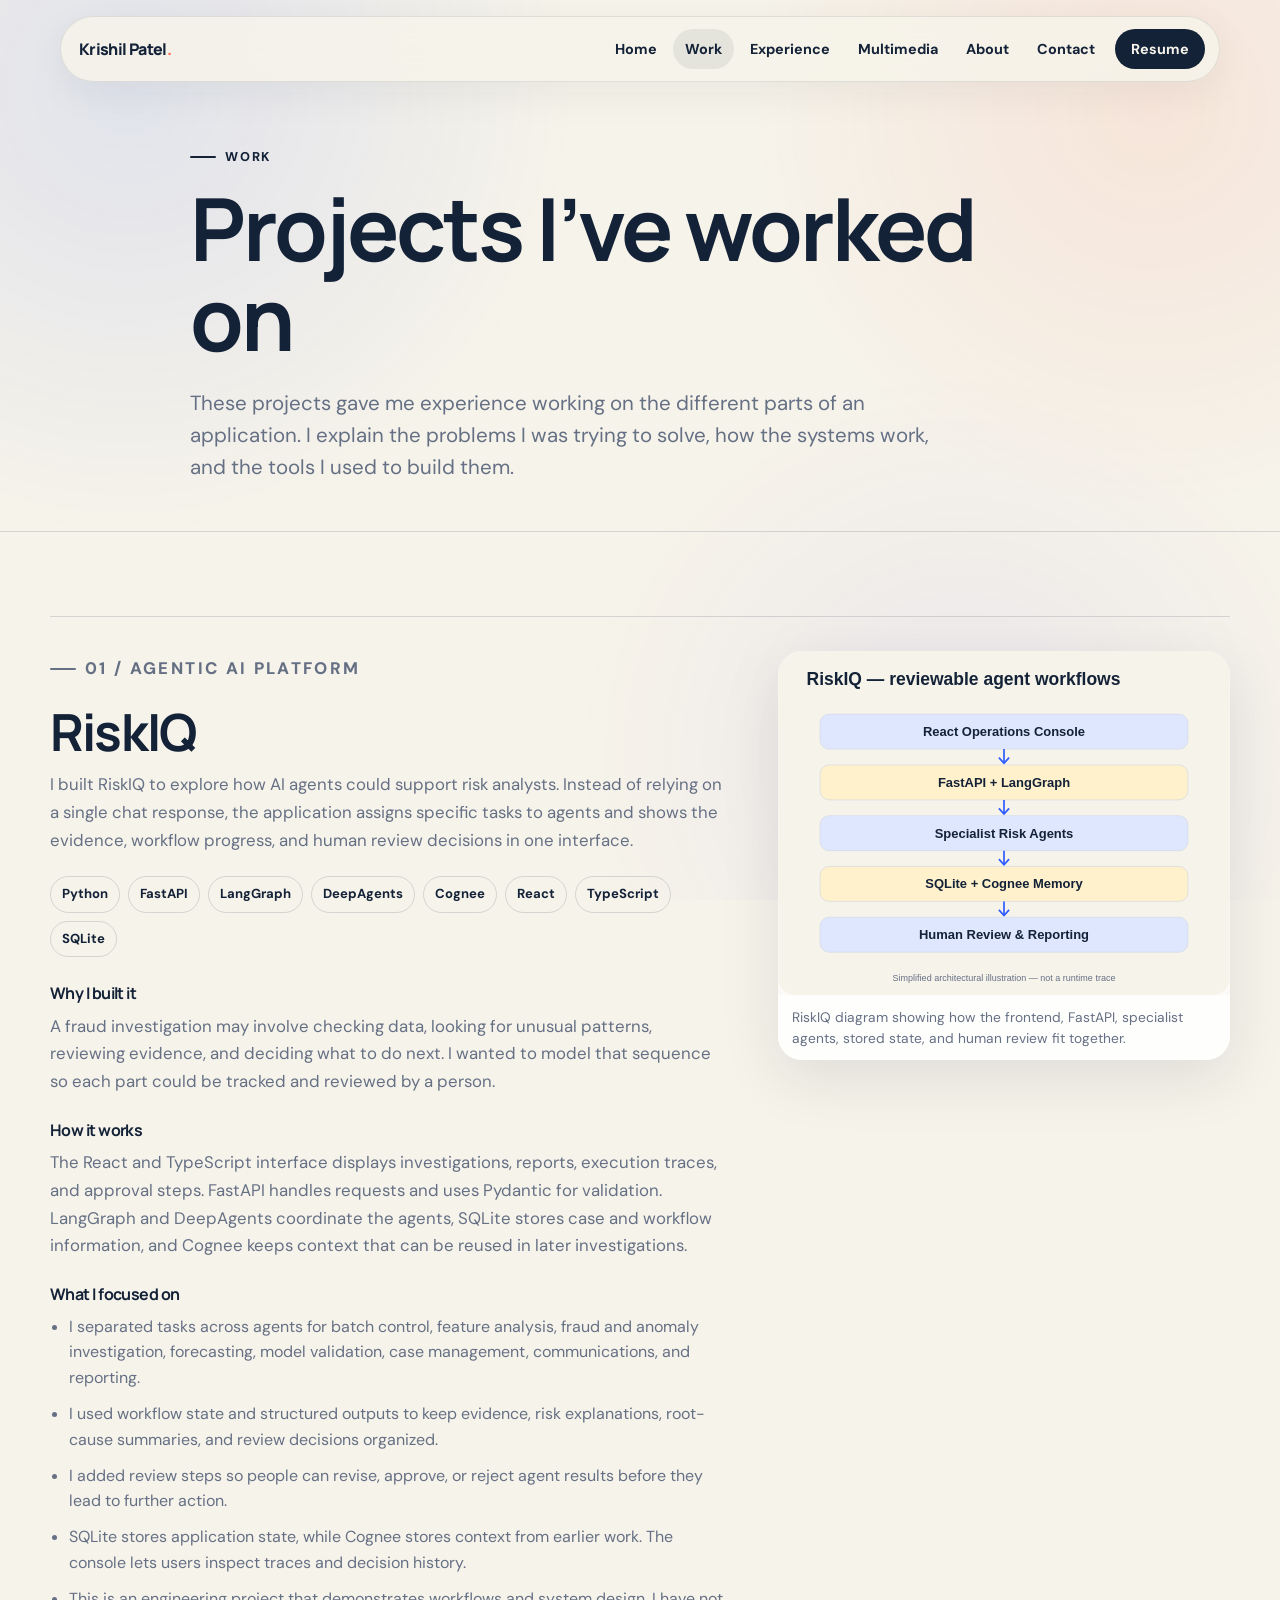
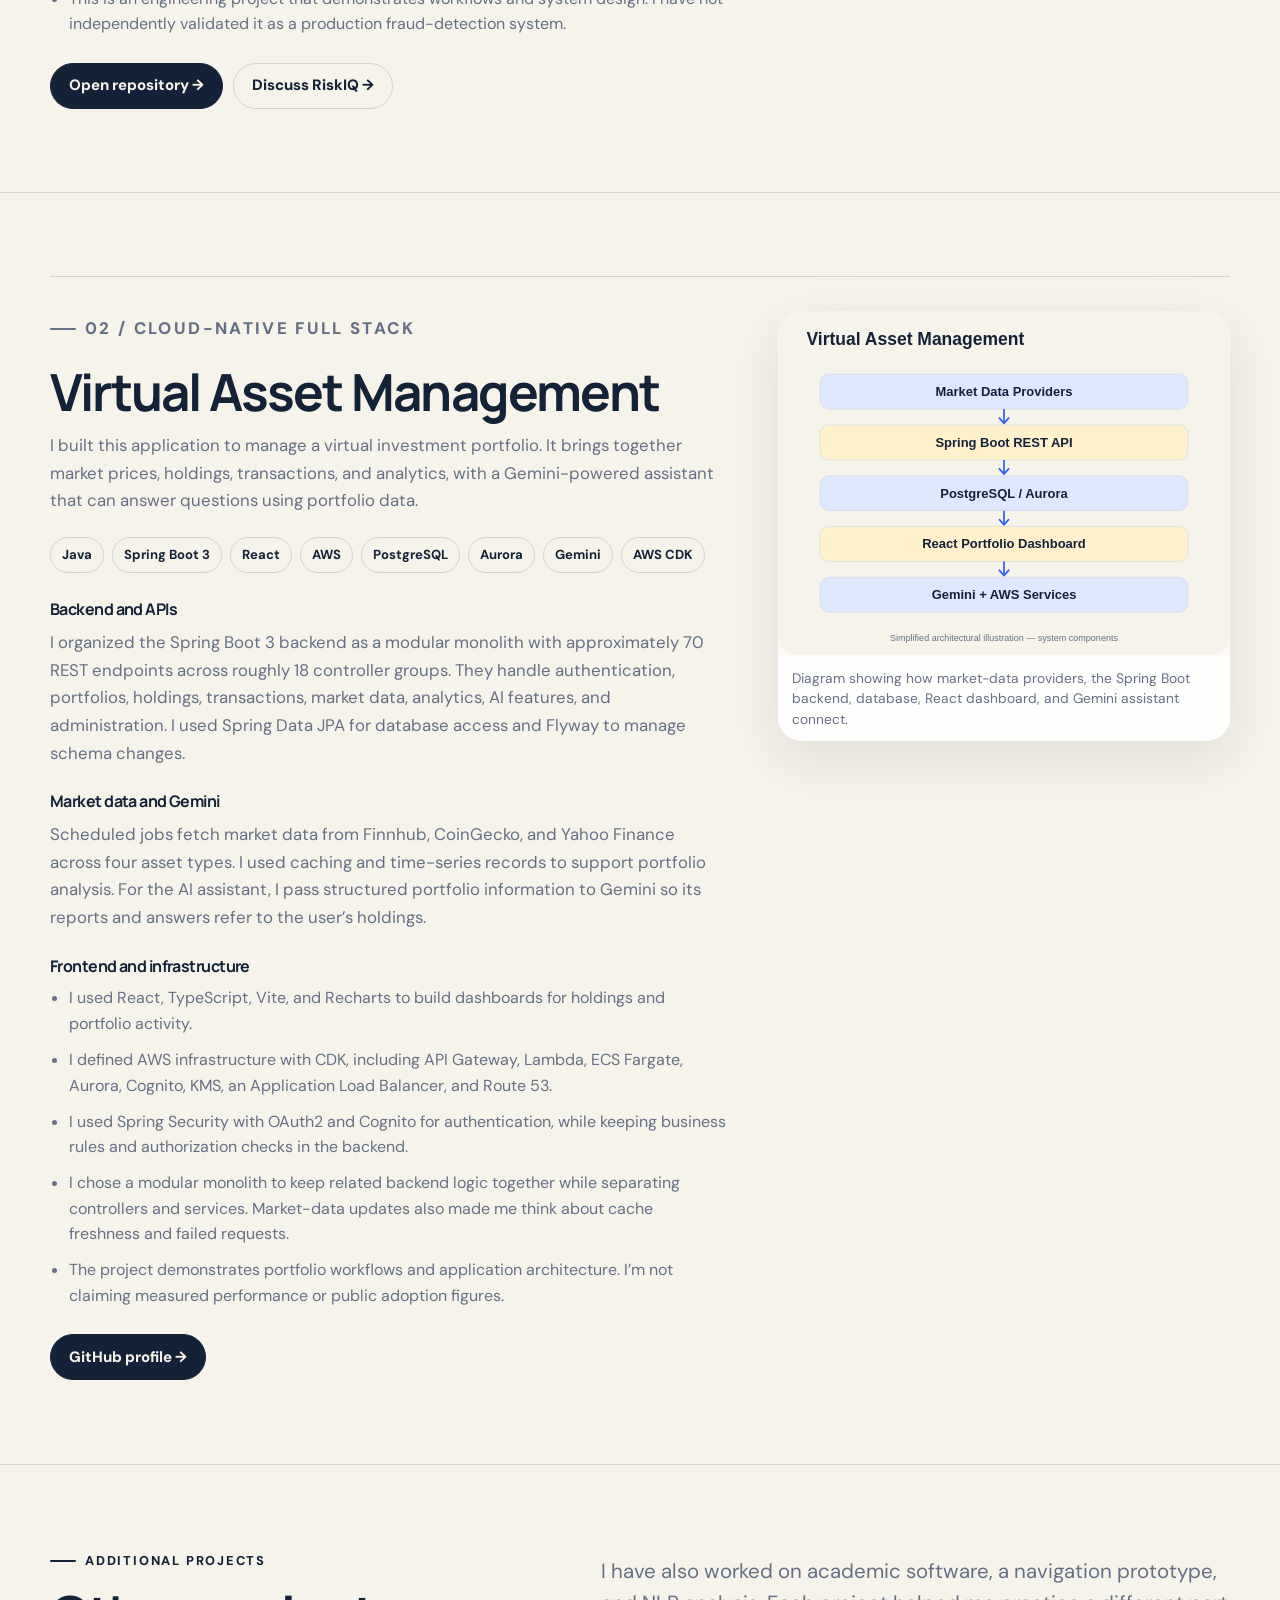
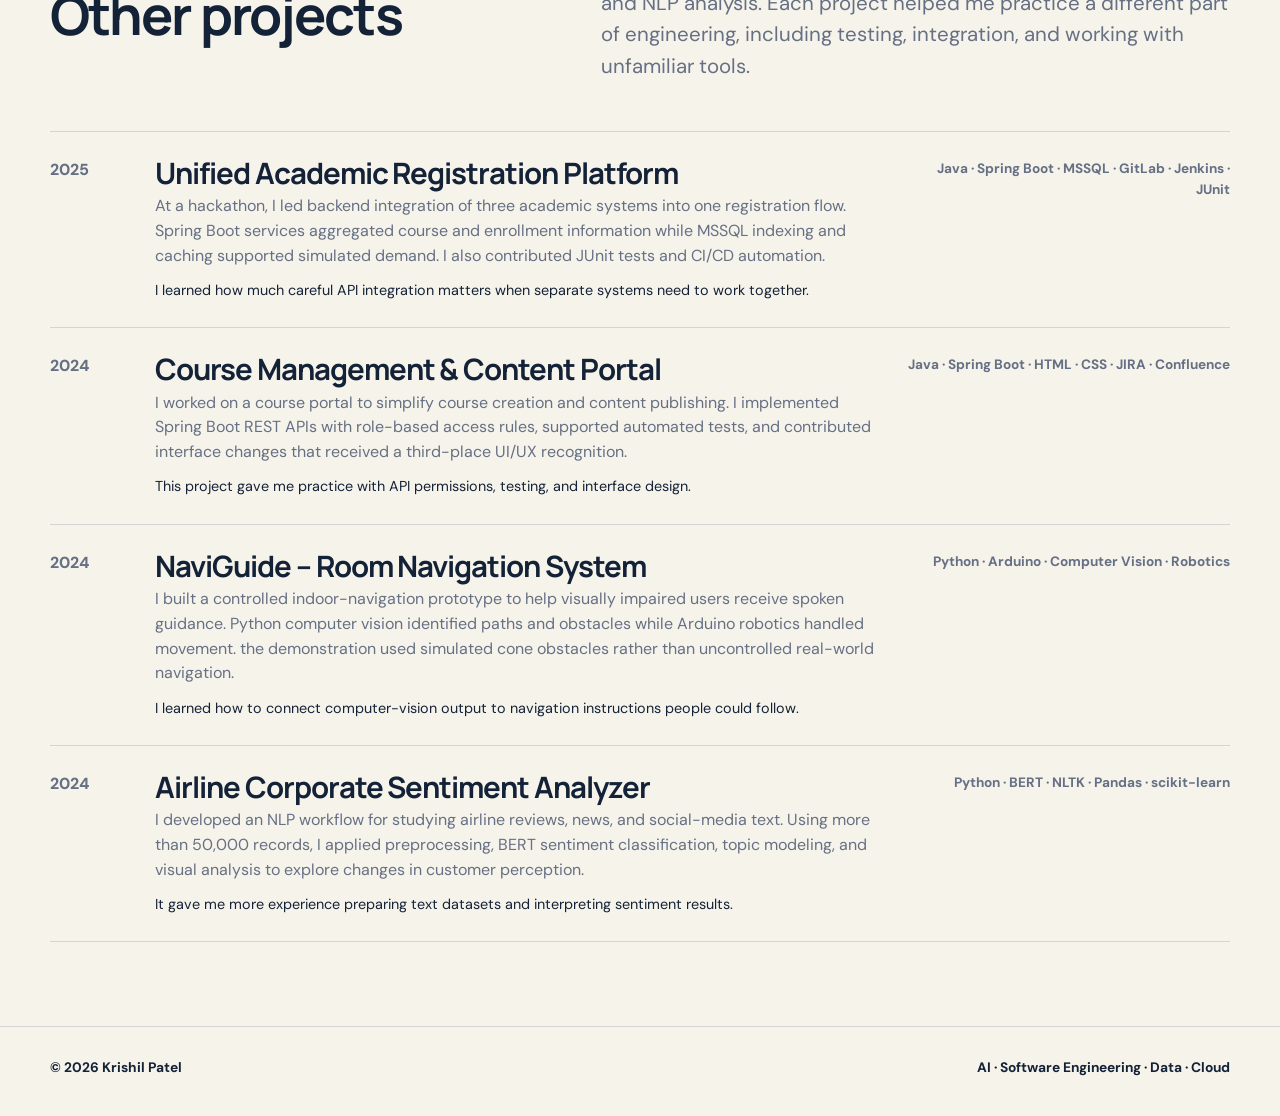
<file: work.html>
<!DOCTYPE html>

<html lang="en">
<head>
<meta charset="utf-8"/>
<meta content="width=device-width, initial-scale=1" name="viewport"/>
<meta content="Selected engineering projects by Krishil Patel, including RiskIQ and a cloud-native virtual asset management platform." name="description"/>
<meta content="#f6f3ea" name="theme-color"/>
<title>Work – Krishil Patel</title>
<link href="https://fonts.googleapis.com" rel="preconnect"/>
<link crossorigin="" href="https://fonts.gstatic.com" rel="preconnect"/>
<link href="https://fonts.googleapis.com/css2?family=DM+Sans:wght@400;500;600;700&amp;family=Manrope:wght@500;600;700;800&amp;display=swap" rel="stylesheet"/>
<link href="styles.css" rel="stylesheet"/>
</head>
<body>
<header class="nav-wrap">
<nav aria-label="Primary navigation" class="nav" id="nav">
<a class="brand" href="index.html">Krishil Patel<span class="brand-dot">.</span></a>
<button aria-controls="navLinks" aria-expanded="false" class="menu-btn" id="menuBtn" type="button">Menu</button>
<div class="nav-links" id="navLinks">
<a href="index.html">Home</a><a aria-current="page" class="active" href="work.html">Work</a><a href="experience.html">Experience</a><a href="multimedia.html">Multimedia</a><a href="about.html">About</a><a href="contact.html">Contact</a><a class="nav-cta" href="resume.pdf" rel="noopener noreferrer" target="_blank">Resume</a>
</div>
</nav>
</header>
<main>
<section class="page-hero">
<div class="shell narrow-hero">
<div>
<p class="eyebrow"><span>Work</span></p>
<h1 data-reveal="">Projects I’ve worked on</h1>
<p class="lead" data-reveal="" style="--delay:100ms">
          These projects gave me experience working on the different parts of an application. I explain the problems I was trying to solve, how the systems work, and the tools I used to build them.
        </p>
</div>
</div>
</section>
<section class="section section-rule" id="riskiq">
<div class="shell project-card">
<div class="project-copy">
<p class="eyebrow"><span>01 / Agentic AI Platform</span></p>
<h2 data-reveal="">RiskIQ</h2>
<p data-reveal="" style="--delay:80ms">I built RiskIQ to explore how AI agents could support risk analysts. Instead of relying on a single chat response, the application assigns specific tasks to agents and shows the evidence, workflow progress, and human review decisions in one interface.</p>
<div class="tech-row">
<span class="pill">Python</span><span class="pill">FastAPI</span><span class="pill">LangGraph</span>
<span class="pill">DeepAgents</span><span class="pill">Cognee</span><span class="pill">React</span>
<span class="pill">TypeScript</span><span class="pill">SQLite</span>
</div>
<h3>Why I built it</h3>
<p>A fraud investigation may involve checking data, looking for unusual patterns, reviewing evidence, and deciding what to do next. I wanted to model that sequence so each part could be tracked and reviewed by a person.</p>
<h3>How it works</h3>
<p>The React and TypeScript interface displays investigations, reports, execution traces, and approval steps. FastAPI handles requests and uses Pydantic for validation. LangGraph and DeepAgents coordinate the agents, SQLite stores case and workflow information, and Cognee keeps context that can be reused in later investigations.</p>
<h3>What I focused on</h3>
<ul><li>I separated tasks across agents for batch control, feature analysis, fraud and anomaly investigation, forecasting, model validation, case management, communications, and reporting.</li><li>I used workflow state and structured outputs to keep evidence, risk explanations, root-cause summaries, and review decisions organized.</li><li>I added review steps so people can revise, approve, or reject agent results before they lead to further action.</li><li>SQLite stores application state, while Cognee stores context from earlier work. The console lets users inspect traces and decision history.</li><li>This is an engineering project that demonstrates workflows and system design. I have not independently validated it as a production fraud-detection system.</li></ul>
<div class="cta-row" style="margin-top:26px">
<a class="btn btn-primary" href="https://github.com/Krishil-Patel/riskiq-agentic-risk-platform/tree/main" rel="noopener noreferrer" target="_blank">Open repository →</a>
<a class="btn btn-ghost" href="contact.html#discussion">Discuss RiskIQ →</a>
</div>
</div>
<figure class="project-image project-visual" data-reveal="" style="--delay:120ms">
<img alt="RiskIQ architecture illustration showing specialist agent workflows and human review." decoding="async" loading="lazy" src="assets/riskiq.svg"/>
<figcaption>RiskIQ diagram showing how the frontend, FastAPI, specialist agents, stored state, and human review fit together.</figcaption></figure>
</div>
</section>
<section class="section section-rule" id="asset-platform">
<div class="shell project-card">
<div class="project-copy">
<p class="eyebrow"><span>02 / Cloud-Native Full Stack</span></p>
<h2 data-reveal="">Virtual Asset Management</h2>
<p data-reveal="" style="--delay:80ms">I built this application to manage a virtual investment portfolio. It brings together market prices, holdings, transactions, and analytics, with a Gemini-powered assistant that can answer questions using portfolio data.</p>
<div class="tech-row">
<span class="pill">Java</span><span class="pill">Spring Boot 3</span><span class="pill">React</span>
<span class="pill">AWS</span><span class="pill">PostgreSQL</span><span class="pill">Aurora</span>
<span class="pill">Gemini</span><span class="pill">AWS CDK</span>
</div>
<h3>Backend and APIs</h3>
<p>I organized the Spring Boot 3 backend as a modular monolith with approximately 70 REST endpoints across roughly 18 controller groups. They handle authentication, portfolios, holdings, transactions, market data, analytics, AI features, and administration. I used Spring Data JPA for database access and Flyway to manage schema changes.</p>
<h3>Market data and Gemini</h3>
<p>Scheduled jobs fetch market data from Finnhub, CoinGecko, and Yahoo Finance across four asset types. I used caching and time-series records to support portfolio analysis. For the AI assistant, I pass structured portfolio information to Gemini so its reports and answers refer to the user’s holdings.</p>
<h3>Frontend and infrastructure</h3>
<ul><li>I used React, TypeScript, Vite, and Recharts to build dashboards for holdings and portfolio activity.</li><li>I defined AWS infrastructure with CDK, including API Gateway, Lambda, ECS Fargate, Aurora, Cognito, KMS, an Application Load Balancer, and Route 53.</li><li>I used Spring Security with OAuth2 and Cognito for authentication, while keeping business rules and authorization checks in the backend.</li><li>I chose a modular monolith to keep related backend logic together while separating controllers and services. Market-data updates also made me think about cache freshness and failed requests.</li><li>The project demonstrates portfolio workflows and application architecture. I’m not claiming measured performance or public adoption figures.</li></ul>
<div class="cta-row" style="margin-top:26px">
<a class="btn btn-primary" href="https://github.com/Krishil-Patel" rel="noopener noreferrer" target="_blank">GitHub profile →</a>
</div>
</div>
<figure class="project-image project-visual" data-reveal="" style="--delay:120ms">
<img alt="Architecture diagram for the virtual asset management platform connecting market data, Spring Boot, databases, Gemini, React, and AWS." decoding="async" loading="lazy" src="assets/asset-platform.svg"/>
<figcaption>Diagram showing how market-data providers, the Spring Boot backend, database, React dashboard, and Gemini assistant connect.</figcaption></figure>
</div>
</section>
<section class="section section-rule">
<div class="shell">
<div class="section-head">
<div>
<p class="eyebrow"><span>Additional projects</span></p>
<h2 data-reveal="">Other projects</h2>
</div>
<p class="lead" data-reveal="" style="--delay:100ms">
          I have also worked on academic software, a navigation prototype, and NLP analysis. Each project helped me practice a different part of engineering, including testing, integration, and working with unfamiliar tools.
        </p>
</div>
<div class="archive">
<article class="archive-item" data-reveal="">
<div class="year">2025</div>
<div>
<h3>Unified Academic Registration Platform</h3>
<p>At a hackathon, I led backend integration of three academic systems into one registration flow. Spring Boot services aggregated course and enrollment information while MSSQL indexing and caching supported simulated demand. I also contributed JUnit tests and CI/CD automation.</p><p class="archive-note">I learned how much careful API integration matters when separate systems need to work together.</p>
</div>
<div class="archive-tech">Java · Spring Boot · MSSQL · GitLab · Jenkins · JUnit</div>
</article>
<article class="archive-item" data-reveal="">
<div class="year">2024</div>
<div>
<h3>Course Management &amp; Content Portal</h3>
<p>I worked on a course portal to simplify course creation and content publishing. I implemented Spring Boot REST APIs with role-based access rules, supported automated tests, and contributed interface changes that received a third-place UI/UX recognition.</p><p class="archive-note">This project gave me practice with API permissions, testing, and interface design.</p>
</div>
<div class="archive-tech">Java · Spring Boot · HTML · CSS · JIRA · Confluence</div>
</article>
<article class="archive-item" data-reveal="">
<div class="year">2024</div>
<div>
<h3>NaviGuide – Room Navigation System</h3>
<p>I built a controlled indoor-navigation prototype to help visually impaired users receive spoken guidance. Python computer vision identified paths and obstacles while Arduino robotics handled movement. the demonstration used simulated cone obstacles rather than uncontrolled real-world navigation.</p><p class="archive-note">I learned how to connect computer-vision output to navigation instructions people could follow.</p>
</div>
<div class="archive-tech">Python · Arduino · Computer Vision · Robotics</div>
</article>
<article class="archive-item" data-reveal="">
<div class="year">2024</div>
<div>
<h3>Airline Corporate Sentiment Analyzer</h3>
<p>I developed an NLP workflow for studying airline reviews, news, and social-media text. Using more than 50,000 records, I applied preprocessing, BERT sentiment classification, topic modeling, and visual analysis to explore changes in customer perception.</p><p class="archive-note">It gave me more experience preparing text datasets and interpreting sentiment results.</p>
</div>
<div class="archive-tech">Python · BERT · NLTK · Pandas · scikit-learn</div>
</article>
</div>
</div>
</section>
</main>
<footer class="footer">
<div class="shell footer-row">
<span>© <span id="year"></span> Krishil Patel</span>
<span>AI · Software Engineering · Data · Cloud</span>
</div>
</footer>
<script src="script.js"></script>
</body>
</html>
</file>
<file: styles.css>
:root{
  --paper:#f6f3ea;
  --paper-2:#ebe6da;
  --ink:#142238;
  --muted:#667085;
  --line:rgba(20,34,56,.14);
  --blue:#2e5bff;
  --coral:#ff6a4d;
  --mint:#bcebd4;
  --sun:#ffd65c;
  --violet:#7c65ff;
  --white:#fff;
  --max:1180px;
  --radius:26px;
  --shadow:0 18px 60px rgba(20,34,56,.10);
  --ease:cubic-bezier(.2,.8,.2,1);
  --space-section:clamp(3.5rem,6.5vw,5.75rem);
  --space-gap:clamp(1.25rem,3vw,2.25rem);
}
*{box-sizing:border-box}
html{scroll-behavior:smooth}
body{
  margin:0;
  font-family:"DM Sans",Inter,ui-sans-serif,system-ui,-apple-system,BlinkMacSystemFont,"Segoe UI",sans-serif;
  color:var(--ink);
  background:var(--paper);
  line-height:1.55;
}
body::before{
  content:"";
  position:fixed;
  inset:0;
  z-index:-2;
  pointer-events:none;
  background:
    radial-gradient(circle at 10% 10%,rgba(46,91,255,.10),transparent 28rem),
    radial-gradient(circle at 90% 12%,rgba(255,106,77,.10),transparent 25rem),
    radial-gradient(circle at 75% 84%,rgba(124,101,255,.08),transparent 24rem);
}
a{color:inherit;text-decoration:none}
img{max-width:100%;display:block}
button,input,textarea{font:inherit}
::selection{background:var(--sun);color:var(--ink)}
.shell{width:min(var(--max),calc(100% - 46px));margin:0 auto}
h1,h2,h3,h4{
  font-family:"Manrope","DM Sans",sans-serif;
  margin:0;
  letter-spacing:-.035em;
  line-height:1.03
}
p{margin:0}
.eyebrow{
  margin:0 0 16px;
  font-size:.8rem;
  font-weight:800;
  letter-spacing:.14em;
  text-transform:uppercase
}
.eyebrow span{display:inline-flex;align-items:center;gap:9px}
.eyebrow span::before{content:"";width:26px;height:2px;background:currentColor;border-radius:999px}
.lead{font-size:clamp(1.05rem,1.6vw,1.3rem);color:var(--muted);max-width:760px}
.section{padding:var(--space-section) 0}
.section-rule{border-top:1px solid var(--line)}
.section-head{
  display:grid;
  grid-template-columns:minmax(0,.9fr) minmax(0,1.1fr);
  gap:var(--space-gap);
  align-items:start;
  margin-bottom:clamp(1.8rem,4vw,3rem)
}
.section-head h2{font-size:clamp(2.35rem,4.2vw,4.25rem);max-width:15ch}
.section-head .lead{padding-top:8px}
.btn{
  display:inline-flex;
  align-items:center;
  justify-content:center;
  gap:10px;
  min-height:46px;
  padding:0 18px;
  border:1px solid var(--line);
  border-radius:999px;
  font-weight:800;
  font-size:.94rem;
  transition:transform .18s ease,background .18s ease,color .18s ease,border-color .18s ease
}
.btn:hover{transform:translateY(-2px)}
.btn-primary{background:var(--ink);color:var(--paper);border-color:var(--ink)}
.btn-primary:hover{background:var(--blue);border-color:var(--blue)}
.btn-ghost:hover{background:var(--white)}
.cta-row{display:flex;flex-wrap:wrap;gap:10px}

.nav-wrap{
  position:fixed;
  top:16px;
  left:0;
  width:100%;
  z-index:100;
  pointer-events:none
}
.nav{
  pointer-events:auto;
  width:min(1160px,calc(100% - 28px));
  margin:0 auto;
  padding:12px 14px 12px 18px;
  display:flex;
  justify-content:space-between;
  align-items:center;
  border:1px solid rgba(20,34,56,.10);
  border-radius:999px;
  background:rgba(246,243,234,.84);
  backdrop-filter:blur(18px);
  box-shadow:0 10px 40px rgba(20,34,56,.06);
  transition:background .35s var(--ease),box-shadow .35s var(--ease)
}
.nav.scrolled{background:rgba(246,243,234,.96);box-shadow:0 14px 45px rgba(20,34,56,.11)}
.brand{font-family:"Manrope",sans-serif;font-weight:800;letter-spacing:-.04em}
.brand-dot{color:var(--coral)}
.nav-links{display:flex;align-items:center;gap:4px}
.nav-links a{
  padding:9px 12px;
  border-radius:999px;
  font-size:.9rem;
  font-weight:700;
  transition:background .18s ease,transform .18s ease
}
.nav-links a:hover,.nav-links a.active{background:rgba(20,34,56,.075)}
.nav-links .nav-cta{background:var(--ink);color:var(--paper);padding-inline:16px;margin-left:4px}
.menu-btn{display:none;border:0;background:transparent;color:var(--ink);font-weight:800;padding:8px 10px;border-radius:10px;cursor:pointer}

.page-hero{padding:clamp(7.5rem,12vw,9rem) 0 3rem}
.page-hero-grid{
  display:grid;
  grid-template-columns:1.15fr .85fr;
  gap:var(--space-gap);
  align-items:end
}
.page-hero h1{font-size:clamp(3rem,6.8vw,6.2rem);max-width:15ch}
.page-hero .lead{margin-top:26px}
.hero-image{
  border-radius:34px;
  overflow:hidden;
  box-shadow:var(--shadow);
  background:var(--paper-2)
}
.hero-image img{width:100%;height:auto}
.mini-meta{display:flex;flex-wrap:wrap;gap:8px;margin-top:26px}
.pill{
  display:inline-flex;
  padding:7px 11px;
  border:1px solid var(--line);
  border-radius:999px;
  font-size:.82rem;
  font-weight:700
}

.home-hero{
  min-height:min(780px,100svh);
  display:flex;
  align-items:center;
  padding:130px 0 64px;
  position:relative;
  overflow:hidden
}
.home-grid{
  width:100%;
  display:grid;
  grid-template-columns:minmax(0,1.1fr) minmax(0,.9fr);
  gap:60px;
  align-items:center
}
.home-hero h1{font-size:clamp(3.45rem,7vw,6.9rem);line-height:1.02;max-width:12ch}
.home-hero h1 .accent{color:var(--blue)}
.home-kicker{font-weight:800;color:var(--blue);margin-bottom:20px}
.home-statement{
  font-size:clamp(1.5rem,2.5vw,2.15rem);
  font-weight:700;
  line-height:1.2;
  letter-spacing:-.03em;
  margin-bottom:20px
}
.home-support{color:var(--muted);font-size:1.04rem;margin-bottom:26px;max-width:40ch}
.home-image{
  position:relative;
  border-radius:36px;
  overflow:hidden;
  box-shadow:var(--shadow)
}
.home-image::after{
  content:"Portfolio / 2026";
  position:absolute;
  right:16px;
  bottom:14px;
  padding:7px 10px;
  border-radius:999px;
  font-size:.72rem;
  font-weight:800;
  letter-spacing:.11em;
  text-transform:uppercase;
  color:var(--ink);
  background:rgba(246,243,234,.82);
  backdrop-filter:blur(10px)
}

.objective-grid{
  display:grid;
  grid-template-columns:repeat(3,1fr);
  gap:18px
}
.objective-card{
  padding:26px;
  border-top:1px solid var(--line);
  min-height:220px
}
.objective-card .num{font-size:.82rem;font-weight:800;color:var(--blue);margin-bottom:34px}
.objective-card h3{font-size:1.8rem;margin-bottom:14px}
.objective-card p{color:var(--muted)}

.feature-strip{
  display:grid;
  grid-template-columns:repeat(2,1fr);
  gap:24px
}
.feature-card{
  min-height:290px;
  padding:30px;
  border-radius:32px;
  position:relative;
  overflow:hidden;
  box-shadow:var(--shadow)
}
.feature-card.blue{background:linear-gradient(145deg,#dfe7ff,#bfcfff 58%,#f5d3cc)}
.feature-card.sun{background:linear-gradient(145deg,#fff1c3,#f6d685 55%,#d4ebdd)}
.feature-card h3{font-size:clamp(2rem,3.5vw,3.4rem);max-width:16ch;margin-top:24px}
.feature-card p{margin-top:16px;max-width:46ch;color:rgba(20,34,56,.72)}
.feature-card .arrow{
  position:absolute;
  right:24px;
  bottom:24px;
  width:52px;
  height:52px;
  border-radius:50%;
  display:grid;
  place-items:center;
  border:1px solid rgba(20,34,56,.18);
  background:rgba(255,255,255,.42);
  font-size:1.2rem;
  transition:transform .18s ease
}
.feature-card:hover .arrow{transform:translate(3px,-3px)}

.work-grid{display:grid;gap:30px}
.project-card{
  display:grid;
  grid-template-columns:minmax(0,1.2fr) minmax(0,.8fr);
  gap:26px;
  border-top:1px solid var(--line);
  padding-top:34px
}
.project-card + .project-card{margin-top:38px}
.project-copy h2{font-size:clamp(2.5rem,4vw,4.1rem);margin-bottom:14px}
.project-copy p{color:var(--muted);font-size:1.05rem;max-width:56ch;margin-bottom:22px}
.project-copy h3{font-size:1rem;margin:24px 0 8px}
.project-copy ul{margin:0;padding-left:1.2rem;color:var(--muted)}
.project-copy li{margin-bottom:8px}
.project-image{
  border-radius:30px;
  overflow:hidden;
  box-shadow:var(--shadow);
  background:var(--paper-2)
}
.project-image img{width:100%;height:auto;object-fit:contain}
.tech-row{display:flex;flex-wrap:wrap;gap:8px;margin:20px 0 26px}

.archive{
  border-top:1px solid var(--line)
}
.archive-item{
  display:grid;
  grid-template-columns:.55fr 1.6fr 1fr;
  gap:20px;
  padding:26px 0;
  border-bottom:1px solid var(--line);
  transition:transform .18s ease
}
.archive-item:hover{transform:translateX(7px)}
.archive-item .year{font-weight:800;color:var(--muted)}
.archive-item h3{font-size:clamp(1.4rem,2.3vw,2.3rem);margin-bottom:6px}
.archive-item p{color:var(--muted)}
.archive-tech{text-align:right;color:var(--muted);font-size:.85rem;font-weight:700}

.timeline{
  display:grid;
  grid-template-columns:.45fr 1.55fr;
  gap:50px;
  border-top:1px solid var(--line);
  padding-top:36px
}
.timeline-date{color:var(--muted);font-weight:700}
.timeline-content h2{font-size:clamp(2.6rem,5vw,5rem);margin-bottom:8px}
.org{color:var(--blue);font-weight:800;margin-bottom:18px}
.timeline-content>p{color:var(--muted);font-size:1.08rem;max-width:760px}
.timeline-points{display:grid;grid-template-columns:repeat(2,1fr);gap:12px 26px;margin-top:28px}
.timeline-points div{border-top:1px solid var(--line);padding-top:12px;font-weight:650}

.research-visual{
  margin-top:48px;
  display:grid;
  grid-template-columns:1fr 1fr;
  gap:24px
}
.research-visual figure{
  margin:0;
  border-radius:30px;
  overflow:hidden;
  box-shadow:var(--shadow)
}
.research-visual figcaption{
  padding:14px 16px;
  background:#fff;
  color:var(--muted);
  font-size:.88rem
}

.about-grid{
  display:grid;
  grid-template-columns:1.1fr .9fr;
  gap:70px;
  align-items:start
}
.about-copy h2{font-size:clamp(2.8rem,5.6vw,5.4rem);max-width:15ch;margin-bottom:28px}
.about-copy .big{font-size:clamp(1.22rem,2vw,1.7rem);line-height:1.45;margin-bottom:18px}
.about-copy .small{color:var(--muted);max-width:56ch}
.profile-facts{border-top:1px solid var(--line)}
.fact{display:grid;grid-template-columns:.65fr 1.35fr;gap:18px;padding:20px 0;border-bottom:1px solid var(--line)}
.fact .label{color:var(--muted);font-weight:700;font-size:.9rem}
.fact strong{font-family:"Manrope",sans-serif}
.two-col{display:grid;grid-template-columns:1fr 1fr;gap:28px;margin-top:72px}
.panel{border-top:1px solid var(--line);padding-top:20px}
.panel h3{font-size:1.9rem;margin-bottom:14px}
.panel p{color:var(--muted)}
.list-clean{list-style:none;padding:0;margin:18px 0 0}
.list-clean li{padding:12px 0;border-top:1px solid var(--line)}

.contact-grid{
  display:grid;
  grid-template-columns:1.05fr .95fr;
  gap:60px
}
.contact-copy h1{font-size:clamp(3rem,6vw,5.6rem);max-width:14ch;margin-bottom:24px}
.contact-copy .lead{margin-bottom:28px}
.contact-links{display:flex;flex-wrap:wrap;gap:10px}
.contact-card{
  padding:30px;
  border-radius:30px;
  background:linear-gradient(150deg,#ffd7ce,#ffc0b1 45%,#f5d768);
  box-shadow:var(--shadow)
}
.contact-card h3{font-size:2.2rem;margin-bottom:14px}
.contact-card p{color:rgba(20,34,56,.72);margin-bottom:24px}
.contact-list{display:grid;gap:12px}
.contact-item{
  display:flex;
  justify-content:space-between;
  gap:20px;
  padding:14px 0;
  border-top:1px solid rgba(20,34,56,.16)
}
.contact-item span{color:rgba(20,34,56,.65)}
.footer{
  padding:30px 0 38px;
  border-top:1px solid var(--line);
  font-size:.86rem;
  font-weight:700
}
.footer-row{display:flex;justify-content:space-between;gap:16px}

[data-reveal]{
  opacity:1;
  transform:none;
  transition:opacity .8s var(--ease),transform .8s var(--ease);
  transition-delay:var(--delay,0ms)
}
[data-reveal].visible{opacity:1;transform:none}

@media(max-width:960px){
  .section{padding:88px 0}
  .section-head,.page-hero-grid,.about-grid,.contact-grid{grid-template-columns:1fr;gap:34px}
  .section-head h2{max-width:none}
  .home-grid{grid-template-columns:1fr;gap:46px}
  .home-hero{min-height:auto;padding:140px 0 96px}
  .home-image{max-width:720px}
  .objective-grid{grid-template-columns:1fr}
  .feature-strip{grid-template-columns:1fr}
  .project-card{grid-template-columns:1fr}
  .timeline{grid-template-columns:1fr;gap:16px}
  .archive-item{grid-template-columns:.55fr 1.45fr}
  .archive-tech{grid-column:2;text-align:left}
  .research-visual,.two-col{grid-template-columns:1fr}
}
@media(max-width:760px){
  .shell{width:min(100% - 28px,var(--max))}
  .nav{width:calc(100% - 18px)}
  .nav-links{
    position:absolute;
    top:calc(100% + 8px);
    left:0;
    right:0;
    display:none;
    flex-direction:column;
    align-items:stretch;
    padding:12px;
    border-radius:22px;
    background:rgba(246,243,234,.98);
    border:1px solid rgba(20,34,56,.10);
    box-shadow:var(--shadow)
  }
  .nav-links.open{display:flex}
  .nav-links .nav-cta{margin-left:0;text-align:center}
  .menu-btn{display:inline-flex}
  .home-hero h1,.page-hero h1,.contact-copy h1{font-size:clamp(3.9rem,17vw,5.8rem)}
  .feature-card{min-height:360px}
  .archive-item{grid-template-columns:1fr;gap:7px}
  .archive-tech{grid-column:auto}
  .timeline-points{grid-template-columns:1fr}
  .fact{grid-template-columns:1fr;gap:4px}
  .footer-row{flex-direction:column}
}
@media(prefers-reduced-motion:reduce){
  html{scroll-behavior:auto}
  *,*::before,*::after{
    animation-duration:1ms!important;
    animation-iteration-count:1!important;
    transition-duration:1ms!important
  }
  [data-reveal]{opacity:1;transform:none}
}

/* Cohesive accessibility, responsive layout, and media refinements */
:where(.shell,.home-grid,.page-hero-grid,.project-card,.about-grid,.contact-grid,.section-head,.archive-item)>*{min-width:0}
:where(h1,h2,h3,h4,p,a){overflow-wrap:break-word}
:where(a,button):focus-visible{outline:3px solid var(--blue);outline-offset:4px}
a:not(.btn,.feature-card,.brand,.nav-links a):hover{text-decoration:underline;text-underline-offset:3px}
[id]{scroll-margin-top:105px}
figure{margin:0}
figure img{width:100%;height:auto;object-fit:contain}
figure figcaption{font-size:.86rem;line-height:1.5;color:var(--muted);padding:12px 14px;background:rgba(255,255,255,.72)}
.project-image,.home-image,.hero-image{overflow:hidden;border-radius:24px;background:rgba(255,255,255,.56);box-shadow:var(--shadow)}
.project-image img,.home-image img,.hero-image img{width:100%;height:auto;object-fit:contain}
.home-image::after{display:none}
.narrow-hero{max-width:900px}
.project-card{align-items:start;gap:clamp(1.5rem,4vw,3.25rem)}
.project-copy p{line-height:1.65;max-width:67ch}
.project-copy ul{line-height:1.6}
.project-copy h3{font-size:1rem;line-height:1.35;margin-top:1.5rem}
.project-copy li{margin-bottom:.65rem}
.archive-item{grid-template-columns:85px minmax(0,1fr) minmax(160px,.45fr)}
.archive-note{margin-top:.65rem;color:var(--ink)!important;font-size:.9rem}
.secondary-experience{margin-top:clamp(2.5rem,5vw,4rem)}
.secondary-experience h2{font-size:clamp(2rem,4vw,3rem)}
.timeline-content>p+p{margin-top:1rem}
.learning-panel{margin-top:2rem;max-width:850px}
.contact-item a{color:var(--ink);font-weight:700;text-decoration:underline;text-underline-offset:3px;overflow-wrap:anywhere;text-align:right}
.contact-item span{overflow-wrap:anywhere}
.about-copy h1{font-size:clamp(2.8rem,5.6vw,5.4rem);max-width:15ch;margin-bottom:1.5rem}
.home-image{max-width:610px}
.objective-card{min-height:0;padding:1.5rem 1rem 1.5rem 0}
.objective-card .num{margin-bottom:1.3rem}
.feature-card{min-height:290px}
.feature-card p{padding-right:1.2rem}
@media(max-width:960px){
 .home-hero{min-height:auto;padding:125px 0 55px}
 .home-grid,.project-card{grid-template-columns:1fr}
 .home-image{max-width:650px}
 .project-image{max-width:780px}
 .section-head{grid-template-columns:1fr;gap:1rem}
 .about-grid,.contact-grid{gap:2rem}
 .archive-item{grid-template-columns:80px minmax(0,1fr)}
 .archive-tech{grid-column:2;text-align:left}
}
@media(max-width:760px){
 .section{padding:clamp(2.7rem,8vw,4rem) 0}
 .page-hero{padding:110px 0 2.5rem}
 .home-hero h1,.page-hero h1,.contact-copy h1{font-size:clamp(2.6rem,11vw,4.3rem);line-height:1.08}
 .about-copy h1{font-size:clamp(2.5rem,10vw,4.2rem)}
 .feature-card{min-height:250px;padding:22px}
 .feature-card h3{font-size:clamp(1.75rem,7.5vw,2.8rem)}
 .archive-item{grid-template-columns:1fr}
 .archive-tech{grid-column:auto}
 .contact-item{flex-direction:column;gap:4px}
 .contact-item a{text-align:left}
 .nav-links a{min-height:43px}
}
@media(max-width:390px){
 .shell{width:calc(100% - 28px)}
 .home-hero h1,.page-hero h1,.contact-copy h1,.about-copy h1{font-size:clamp(2.15rem,10.8vw,3rem)}
 .project-copy h2{font-size:2.15rem}
 .contact-card{padding:20px}
 .btn{width:100%;justify-content:center}
 .cta-row,.contact-links{flex-direction:column;align-items:stretch}
}
@media(prefers-reduced-motion:reduce){[data-reveal]{transition:none!important}}

#discussion{scroll-margin-top:6rem}
.discussion-card{
  max-width:760px;
  padding:clamp(1.25rem,4vw,2.5rem);
  border:1px solid var(--line);
  border-radius:var(--radius);
  background:var(--white);
}
.discussion-card h2{margin:.4em 0}
.discussion-card a{text-decoration:underline;text-underline-offset:3px}
.discussion-card label{display:block;font-weight:700}
.discussion-card textarea{
  display:block;
  width:100%;
  margin:.45rem 0 1rem;
  padding:.75rem;
  border:1px solid var(--muted);
  border-radius:12px;
  color:var(--ink);
  resize:vertical;
}
.discussion-card textarea:focus-visible{outline:3px solid var(--blue);outline-offset:3px}
.discussion-address{overflow-wrap:anywhere}
#discussion-status:empty{margin:0}

/* Multimedia: native players, captioned images, and responsive gallery. */
.portfolio-video{display:block;width:100%;height:auto;aspect-ratio:16/9;background:var(--ink);border-radius:20px;border:1px solid var(--line)}
.portfolio-audio{display:block;width:100%;margin-top:24px}
.media-note{font-size:.9rem;color:var(--muted);margin-top:14px}
.media-gallery{display:grid;grid-template-columns:repeat(2,minmax(0,1fr));gap:30px}
.media-figure{margin:0;border:1px solid var(--line);border-radius:20px;background:var(--white);overflow:hidden}
.media-figure img{width:100%;height:auto}
.media-figure figcaption{padding:22px}
.media-figure h3{font-size:1.25rem;line-height:1.3;margin-bottom:12px}
.media-figure p{color:var(--muted)}
.media-transcript{margin-top:20px;border:1px solid var(--line);border-radius:12px;padding:18px 22px}
.media-transcript summary{cursor:pointer;font-weight:700}
.media-transcript li{margin-top:12px}
.media-transcript p{margin-top:14px}
:focus-visible{outline:3px solid var(--blue);outline-offset:5px}
@media(max-width:680px){.media-gallery{grid-template-columns:1fr}.media-figure figcaption{padding:18px}}
</file>
